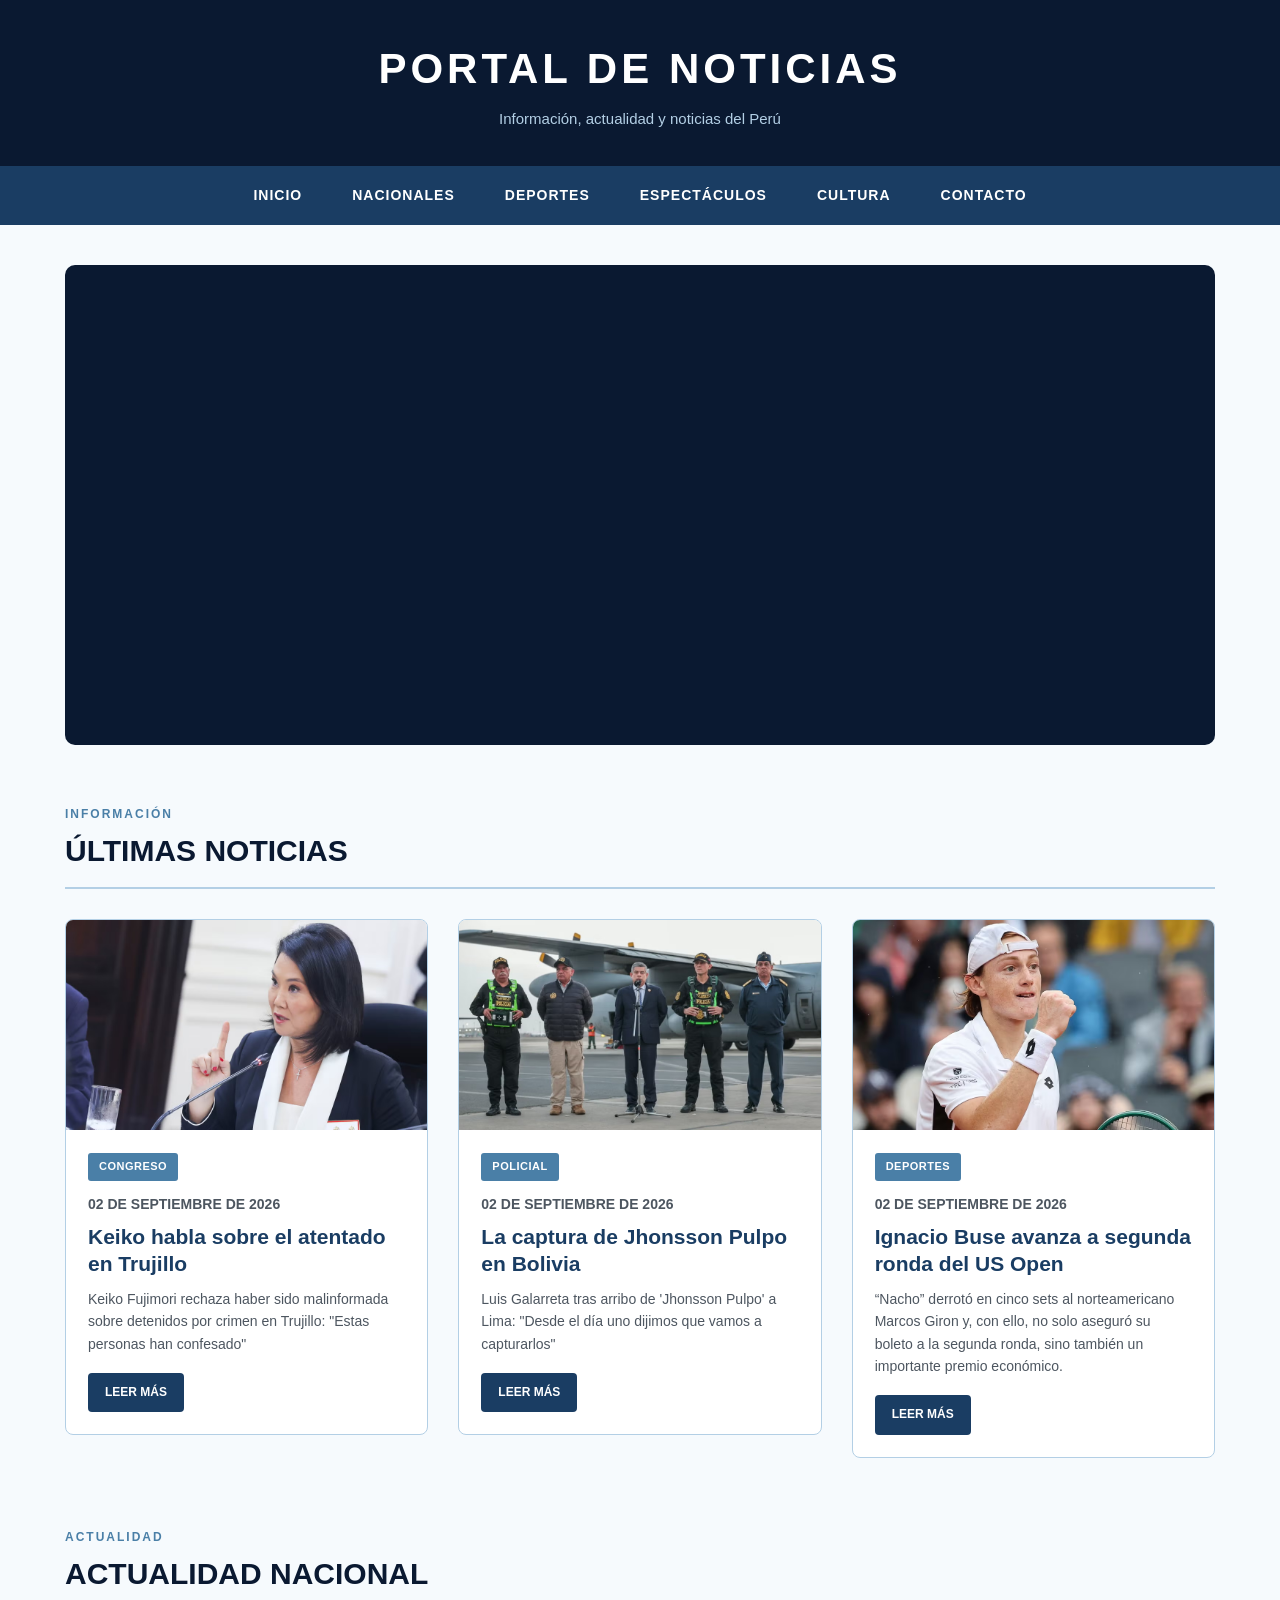
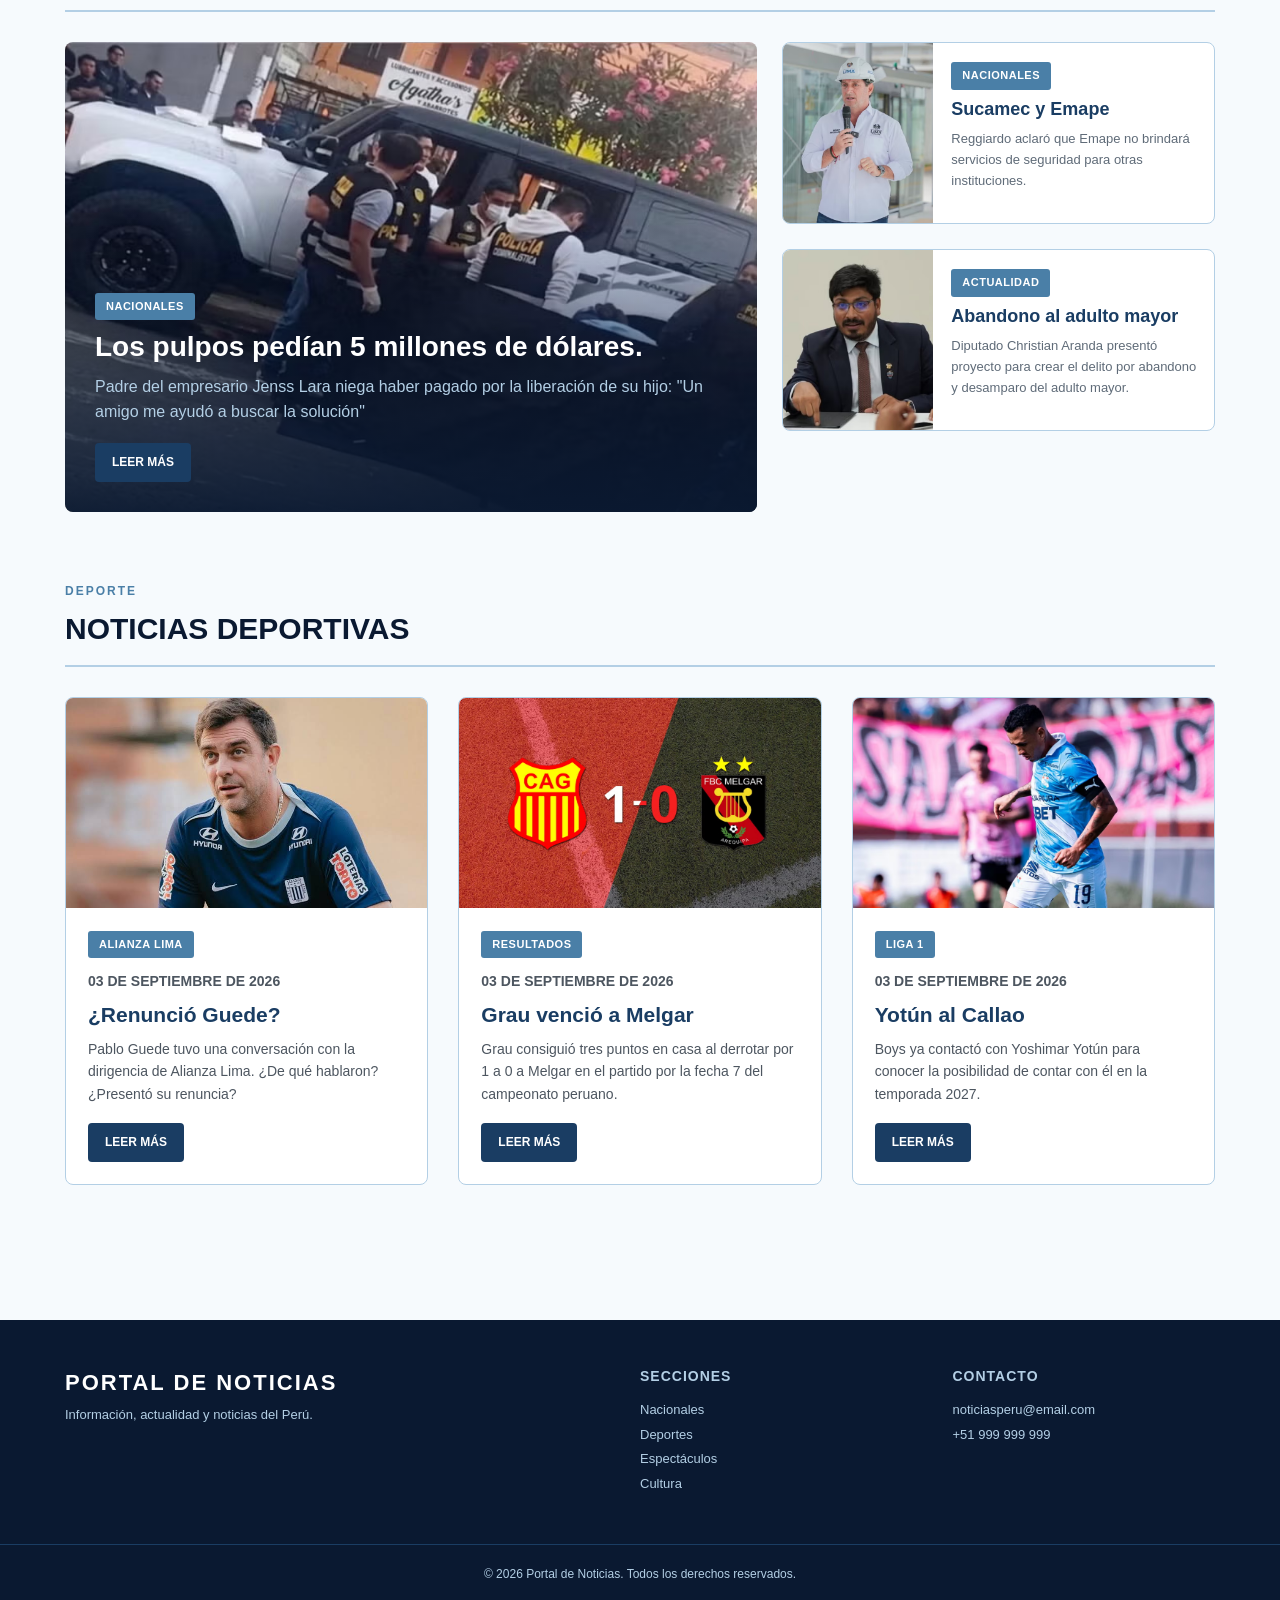
<file: index.html>
<!DOCTYPE html>
<html lang="es">

<head>

    <meta charset="UTF-8">

    <meta name="viewport" content="width=device-width, initial-scale=1.0">

    <title>Portal de Noticias</title>

    <!-- CONECTAR CSS -->
    <link rel="stylesheet" href="ESTILOS/estilos.css">

</head>


<body>


    <!-- ==================================================
         CABECERA
         ================================================== -->

    <header>

        <div class="cabecera">

            <h1>PORTAL DE NOTICIAS</h1>

            <p>Información, actualidad y noticias del Perú</p>

        </div>


        <!-- ==================================================
             MENÚ
             ================================================== -->

        <nav>

            <a href="index.html"
               onclick="cargarPagina('index.html'); return false;">
                INICIO
            </a>

            <a href="nacionales.html"
               onclick="cargarPagina('nacionales.html'); return false;">
                NACIONALES
            </a>

            <a href="deportes.html"
               onclick="cargarPagina('deportes.html'); return false;">
                DEPORTES
            </a>

            <a href="espectaculos.html"
               onclick="cargarPagina('espectaculos.html'); return false;">
                ESPECTÁCULOS
            </a>

            <a href="cultura.html"
               onclick="cargarPagina('cultura.html'); return false;">
                CULTURA
            </a>

            <a href="contacto.html"
               onclick="cargarPagina('contacto.html'); return false;">
                CONTACTO
            </a>

        </nav>

    </header>



    <!-- ==================================================
         CONTENIDO
         ================================================== -->

    <main>

        <div id="contenido">


            <!-- ==================================================
                 SLIDER
                 ================================================== -->

            <section class="slider">


                <!-- SLIDE 1 -->

                <div class="slide">

                    <img
                        src="IMAGENES_INICIO/noticia_peru1.avif"
                        alt="Noticias Perú"
                    >

                    <div class="slide-contenido">

                        <span class="etiqueta">
                            NOTICIAS PERÚ
                        </span>

                        <h2>
                            Las principales noticias del Perú
                        </h2>

                        <p>
                            Conoce las noticias más importantes
                            y los acontecimientos que marcan
                            la actualidad nacional.
                        </p>

                    </div>

                </div>



                <!-- SLIDE 2 -->

                <div class="slide">

                    <img
                        src="IMAGENES_INICIO/noticia_actualidad2.avif"
                        alt="Actualidad Nacional"
                    >

                    <div class="slide-contenido">

                        <span class="etiqueta">
                            ACTUALIDAD NACIONAL
                        </span>

                        <h2>
                            La actualidad que marca la jornada
                        </h2>

                        <p>
                            Información sobre los acontecimientos
                            más importantes que ocurren en el país.
                        </p>

                    </div>

                </div>



                <!-- SLIDE 3 -->

                <div class="slide">

                    <img
                        src="IMAGENES_INICIO/noticia_deportiva3.avif"
                        alt="Noticias Deportivas"
                    >

                    <div class="slide-contenido">

                        <span class="etiqueta">
                            DEPORTES
                        </span>

                        <h2>
                            Toda la actualidad deportiva
                        </h2>

                        <p>
                            Resultados, noticias y novedades
                            del deporte nacional e internacional.
                        </p>

                    </div>

                </div>


            </section>



            <!-- ==================================================
                 ÚLTIMAS NOTICIAS
                 ================================================== -->

            <section class="seccion">

                <div class="titulo-seccion">

                    <span>INFORMACIÓN</span>

                    <h2>ÚLTIMAS NOTICIAS</h2>

                </div>



                <div class="lista-noticias">


                    <!-- NOTICIA 1 -->

                    <article class="tarjeta-noticia">

                        <img
                            src="IMAGENES_INICIO/noticia_peru1.avif"
                            alt="Noticias Perú"
                        >

                        <div class="contenido-tarjeta">

                            <span class="etiqueta">
                                CONGRESO
                            </span>

                            <p class="fecha">
                                02 DE SEPTIEMBRE DE 2026
                            </p>

                            <h3>
                                Keiko habla sobre el
                                atentado en Trujillo
                            </h3>

                            <p>
                                Keiko Fujimori rechaza haber sido malinformada 
                                sobre detenidos por crimen en Trujillo: 
                                "Estas personas han confesado"
                            </p>

                            <a href="#" class="boton" onclick="cargarPagina('nacionales.html'); return false;">
    LEER MÁS
</a>


                        </div>

                    </article>



                    <!-- NOTICIA 2 -->

                    <article class="tarjeta-noticia">

                        <img
                            src="IMAGENES_INICIO/noticia_actualidad2.avif"
                            alt="Actualidad Nacional"
                        >

                        <div class="contenido-tarjeta">

                            <span class="etiqueta">
                                POLICIAL
                            </span>

                            <p class="fecha">
                                02 DE SEPTIEMBRE DE 2026
                            </p>

                            <h3>
                                La captura de Jhonsson Pulpo 
                                en Bolivia
                            </h3>

                            <p>
                                Luis Galarreta tras arribo de 'Jhonsson Pulpo' 
                                a Lima: "Desde el día uno dijimos 
                                que vamos a capturarlos"
                            </p>

                            <a href="#" class="boton" onclick="cargarPagina('nacionales.html'); return false;">
    LEER MÁS
</a>


                        </div>

                    </article>



                    <!-- NOTICIA 3 -->

                    <article class="tarjeta-noticia">

                        <img
                            src="IMAGENES_INICIO/noticia_deportiva3.avif"
                            alt="Noticias Deportivas"
                        >

                        <div class="contenido-tarjeta">

                            <span class="etiqueta">
                                DEPORTES
                            </span>

                            <p class="fecha">
                                02 DE SEPTIEMBRE DE 2026
                            </p>

                            <h3>
                                Ignacio Buse avanza a segunda 
                                ronda del US Open
                            </h3>

                            <p>
                                “Nacho” derrotó en cinco sets al norteamericano 
                                Marcos Giron y, con ello, no solo aseguró 
                                su boleto a la segunda ronda, sino 
                                también un importante premio económico.
                            </p>

                            <a href="#" class="boton" onclick="cargarPagina('nacionales.html'); return false;">
    LEER MÁS
</a>


                        </div>

                    </article>


                </div>

            </section>



            <!-- ==================================================
                 ACTUALIDAD NACIONAL
                 ================================================== -->

            <section class="seccion">

                <div class="titulo-seccion">

                    <span>ACTUALIDAD</span>

                    <h2>ACTUALIDAD NACIONAL</h2>

                </div>



                <div class="actualidad">


                    <!-- NOTICIA PRINCIPAL -->

                    <article class="noticia-grande">

                        <img
                            src="IMAGENES_INICIO/actualidad nacional0.avif"
                            alt="Actualidad Nacional"
                        >

                        <div class="noticia-grande-texto">

                            <span class="etiqueta">
                                NACIONALES
                            </span>

                            <h3>
                                Los pulpos pedían
                                5 millones de dólares.
                            </h3>

                            <p>
                                Padre del empresario Jenss Lara niega haber 
                                pagado por la liberación de su hijo: 
                                "Un amigo me ayudó a buscar la solución"
                            </p>

                            <a href="#" class="boton" onclick="cargarPagina('nacionales.html'); return false;">
    LEER MÁS
</a>

                        </div>

                    </article>



                    <!-- NOTICIAS PEQUEÑAS -->

                    <div class="noticias-laterales">


                        <article class="noticia-horizontal">

                            <img
                                src="IMAGENES_INICIO/actualidad_nacional1.avif"
                                alt="Noticias del Perú"
                            >

                            <div>

                                <span class="etiqueta">
                                    NACIONALES
                                </span>

                                <h3>
                                    Sucamec 
                                    y Emape
                                </h3>

                                <p>
                                    Reggiardo aclaró que Emape no brindará 
                                    servicios de seguridad para 
                                    otras instituciones.
                                </p>

                            </div>

                        </article>



                        <article class="noticia-horizontal">

                            <img
                                src="IMAGENES_INICIO/actualidad_nacional2.avif"
                                alt="Información Nacional"
                            >

                            <div>

                                <span class="etiqueta">
                                    ACTUALIDAD
                                </span>

                                <h3>
                                    Abandono al adulto mayor
                                </h3>

                                <p>
                                    Diputado Christian Aranda presentó proyecto 
                                    para crear el delito por abandono y desamparo del adulto mayor.
                                </p>

                            </div>

                        </article>


                    </div>


                </div>

            </section>



            <!-- ==================================================
                 NOTICIAS DEPORTIVAS
                 ================================================== -->

            <section class="seccion">

                <div class="titulo-seccion">

                    <span>DEPORTE</span>

                    <h2>NOTICIAS DEPORTIVAS</h2>

                </div>



                <div class="lista-noticias">


                    <article class="tarjeta-noticia">

                        <img
                            src="IMAGENES_INICIO/deportiva1.jpeg"
                            alt="Noticias Deportivas"
                        >

                        <div class="contenido-tarjeta">

                            <span class="etiqueta">
                                ALIANZA LIMA
                            </span>

                            <p class="fecha">
                                03 DE SEPTIEMBRE DE 2026
                            </p>

                            <h3>
                                ¿Renunció Guede?
                            </h3>

                            <p>
                                Pablo Guede tuvo una conversación con 
                                la dirigencia de Alianza Lima. 
                                ¿De qué hablaron? ¿Presentó su renuncia?
                            </p>

                            <a href="#" class="boton" onclick="cargarPagina('deportes.html'); return false;">
    LEER MÁS
</a>

                        </div>

                    </article>



                    <article class="tarjeta-noticia">

                        <img
                            src="IMAGENES_INICIO/deportiva2.avif"
                            alt="Fútbol"
                        >

                        <div class="contenido-tarjeta">

                            <span class="etiqueta">
                                RESULTADOS
                            </span>

                            <p class="fecha">
                                03 DE SEPTIEMBRE DE 2026
                            </p>

                            <h3>
                                Grau venció a Melgar
                            </h3>

                            <p>
                                Grau consiguió tres puntos en casa al derrotar 
                                por 1 a 0 a Melgar en el partido por la fecha 7 
                                del campeonato peruano.
                            </p>

                            <a href="#" class="boton" onclick="cargarPagina('deportes.html'); return false;">
    LEER MÁS
</a>

                        </div>

                    </article>



                    <article class="tarjeta-noticia">

                        <img
                            src="IMAGENES_INICIO/deportiva3.avif"
                            alt="Deporte Internacional"
                        >

                        <div class="contenido-tarjeta">

                            <span class="etiqueta">
                                LIGA 1
                            </span>

                            <p class="fecha">
                                03 DE SEPTIEMBRE DE 2026
                            </p>

                            <h3>
                                Yotún al Callao
                            </h3>

                            <p>
                                Boys ya contactó con Yoshimar 
                                Yotún para conocer la posibilidad de contar 
                                con él en la temporada 2027.
                            </p>

                            <a href="#" class="boton" onclick="cargarPagina('deportes.html'); return false;">
    LEER MÁS
</a>

                        </div>

                    </article>


                </div>

            </section>


        </div>

    </main>



    <!-- ==================================================
         FOOTER
         ================================================== -->

    <footer>

        <div class="footer-contenido">

            <div>

                <h2>PORTAL DE NOTICIAS</h2>

                <p>
                    Información, actualidad y noticias
                    del Perú.
                </p>

            </div>


            <div>

                <h3>SECCIONES</h3>

                <p>Nacionales</p>

                <p>Deportes</p>

                <p>Espectáculos</p>

                <p>Cultura</p>

            </div>


            <div>

                <h3>CONTACTO</h3>

                <p>
                    noticiasperu@email.com
                </p>

                <p>
                    +51 999 999 999
                </p>

            </div>

        </div>


        <div class="footer-final">

            <p>
                © 2026 Portal de Noticias.
                Todos los derechos reservados.
            </p>

        </div>

    </footer>



    <!-- ==================================================
         JAVASCRIPT PARA LA NAVEGACIÓN
         ================================================== -->

    <script>

        function cargarPagina(pagina) {

            fetch(pagina)

                .then(respuesta => respuesta.text())

                .then(datos => {

                    const documento =
                        new DOMParser().parseFromString(
                            datos,
                            "text/html"
                        );

                    const nuevoContenido =
                        documento.querySelector("#contenido");

                    if (nuevoContenido) {

                        document.getElementById("contenido").innerHTML =
                            nuevoContenido.innerHTML;

                        window.scrollTo({
                            top: 0,
                            behavior: "smooth"
                        });

                    }

                })

                .catch(error => {

                    document.getElementById("contenido").innerHTML = `

                        <section class="error">

                            <h2>ERROR</h2>

                            <p>
                                No se pudo cargar esta sección.
                            </p>

                        </section>

                    `;

                });

        }

    </script>


</body>

</html>
</file>
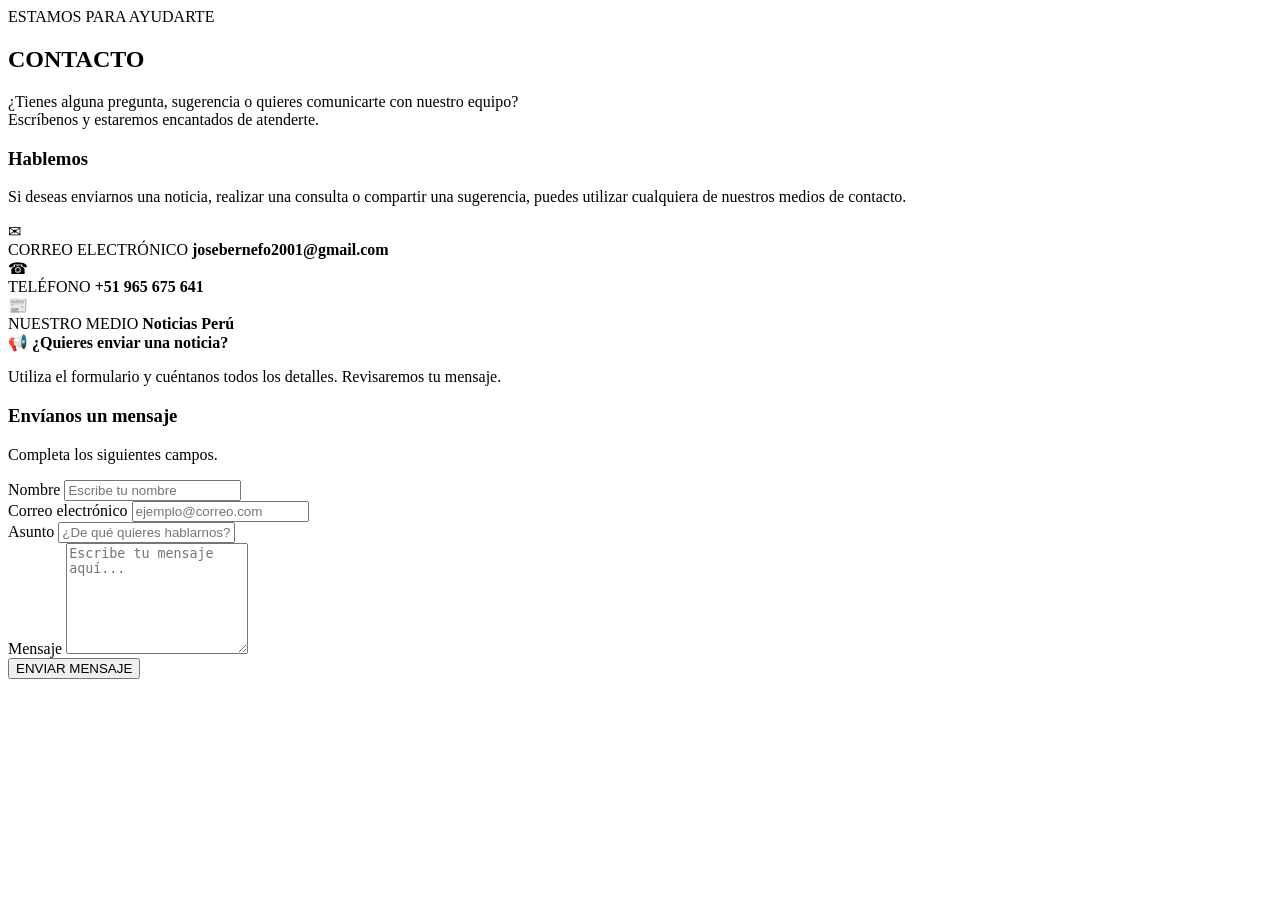
<file: contacto.html>
<!DOCTYPE html>
<html lang="es">

<head>
    <meta charset="UTF-8">

    <title>Contacto - Noticias Perú</title>
</head>

<body>

<div id="contenido">

    <section class="contacto-seccion">

        <!-- ENCABEZADO -->

        <div class="titulo-seccion">

            <span>ESTAMOS PARA AYUDARTE</span>

            <h2>CONTACTO</h2>

        </div>


        <p class="contacto-intro">
            ¿Tienes alguna pregunta, sugerencia o quieres
            comunicarte con nuestro equipo?
            <br>
            Escríbenos y estaremos encantados de atenderte.
        </p>


        <div class="contacto-contenedor">


            <!-- INFORMACIÓN -->

            <div class="contacto-info">

                <h3>
                    Hablemos
                </h3>

                <p>
                    Si deseas enviarnos una noticia,
                    realizar una consulta o compartir
                    una sugerencia, puedes utilizar
                    cualquiera de nuestros medios de contacto.
                </p>


                <div class="dato-contacto">

                    <div class="icono-contacto">
                        ✉
                    </div>

                    <div>
                        <span>
                            CORREO ELECTRÓNICO
                        </span>

                        <strong>
                            josebernefo2001@gmail.com
                        </strong>
                    </div>

                </div>


                <div class="dato-contacto">

                    <div class="icono-contacto">
                        ☎
                    </div>

                    <div>
                        <span>
                            TELÉFONO
                        </span>

                        <strong>
                            +51 965 675 641
                        </strong>
                    </div>

                </div>


                <div class="dato-contacto">

                    <div class="icono-contacto">
                        📰
                    </div>

                    <div>
                        <span>
                            NUESTRO MEDIO
                        </span>

                        <strong>
                            Noticias Perú
                        </strong>
                    </div>

                </div>


                <div class="contacto-mensaje">

                    <strong>
                        📢 ¿Quieres enviar una noticia?
                    </strong>

                    <p>
                        Utiliza el formulario y cuéntanos
                        todos los detalles. Revisaremos
                        tu mensaje.
                    </p>

                </div>

            </div>


            <!-- FORMULARIO -->

            <div class="contacto-formulario">

                <h3>
                    Envíanos un mensaje
                </h3>

                <p class="formulario-descripcion">
                    Completa los siguientes campos.
                </p>


                <form>


                    <div class="campo">

                        <label for="nombre">
                            Nombre
                        </label>

                        <input
                            type="text"
                            id="nombre"
                            name="nombre"
                            placeholder="Escribe tu nombre"
                            required
                        >

                    </div>


                    <div class="campo">

                        <label for="correo">
                            Correo electrónico
                        </label>

                        <input
                            type="email"
                            id="correo"
                            name="correo"
                            placeholder="ejemplo@correo.com"
                            required
                        >

                    </div>


                    <div class="campo">

                        <label for="asunto">
                            Asunto
                        </label>

                        <input
                            type="text"
                            id="asunto"
                            name="asunto"
                            placeholder="¿De qué quieres hablarnos?"
                            required
                        >

                    </div>


                    <div class="campo">

                        <label for="mensaje">
                            Mensaje
                        </label>

                        <textarea
                            id="mensaje"
                            name="mensaje"
                            rows="7"
                            placeholder="Escribe tu mensaje aquí..."
                            required
                        ></textarea>

                    </div>


                    <button
                        type="submit"
                        class="boton boton-contacto"
                    >
                        ENVIAR MENSAJE
                    </button>


                </form>

            </div>


        </div>

    </section>

</div>

</body>

</html>
</file>
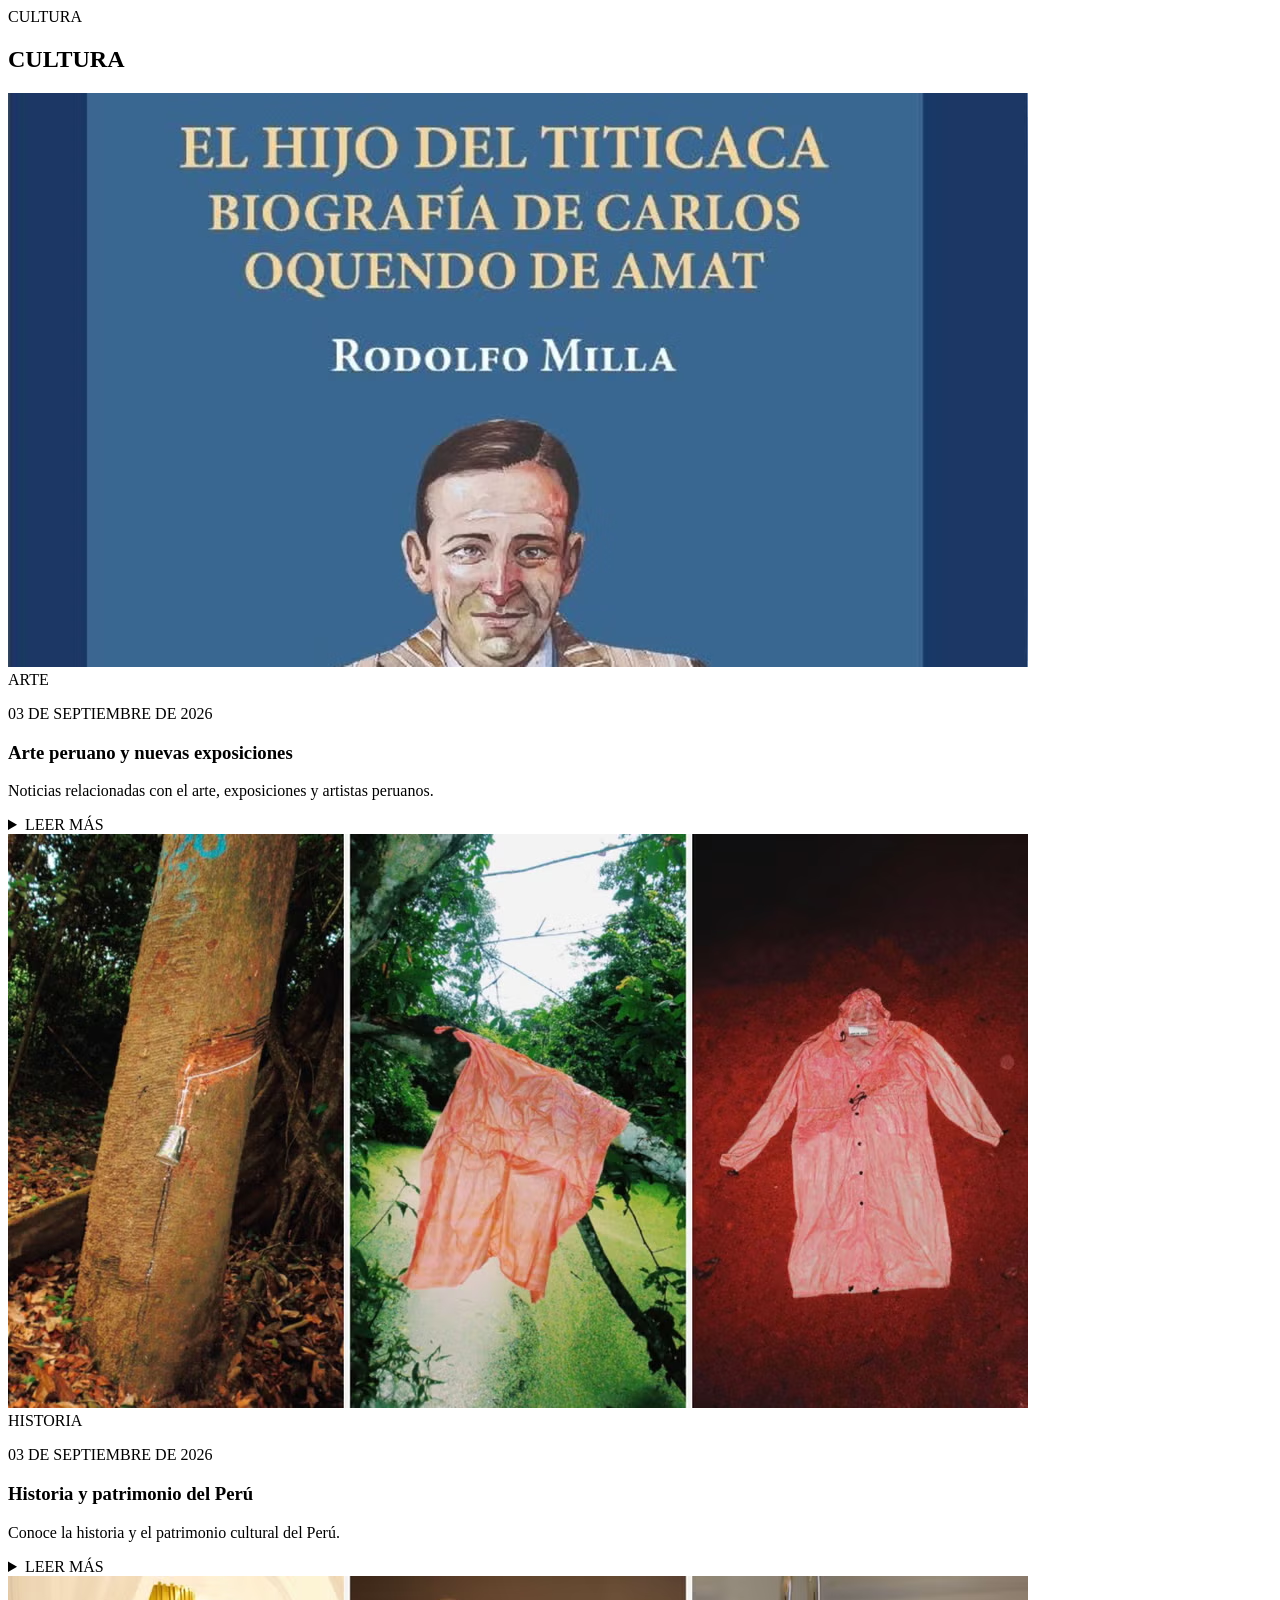
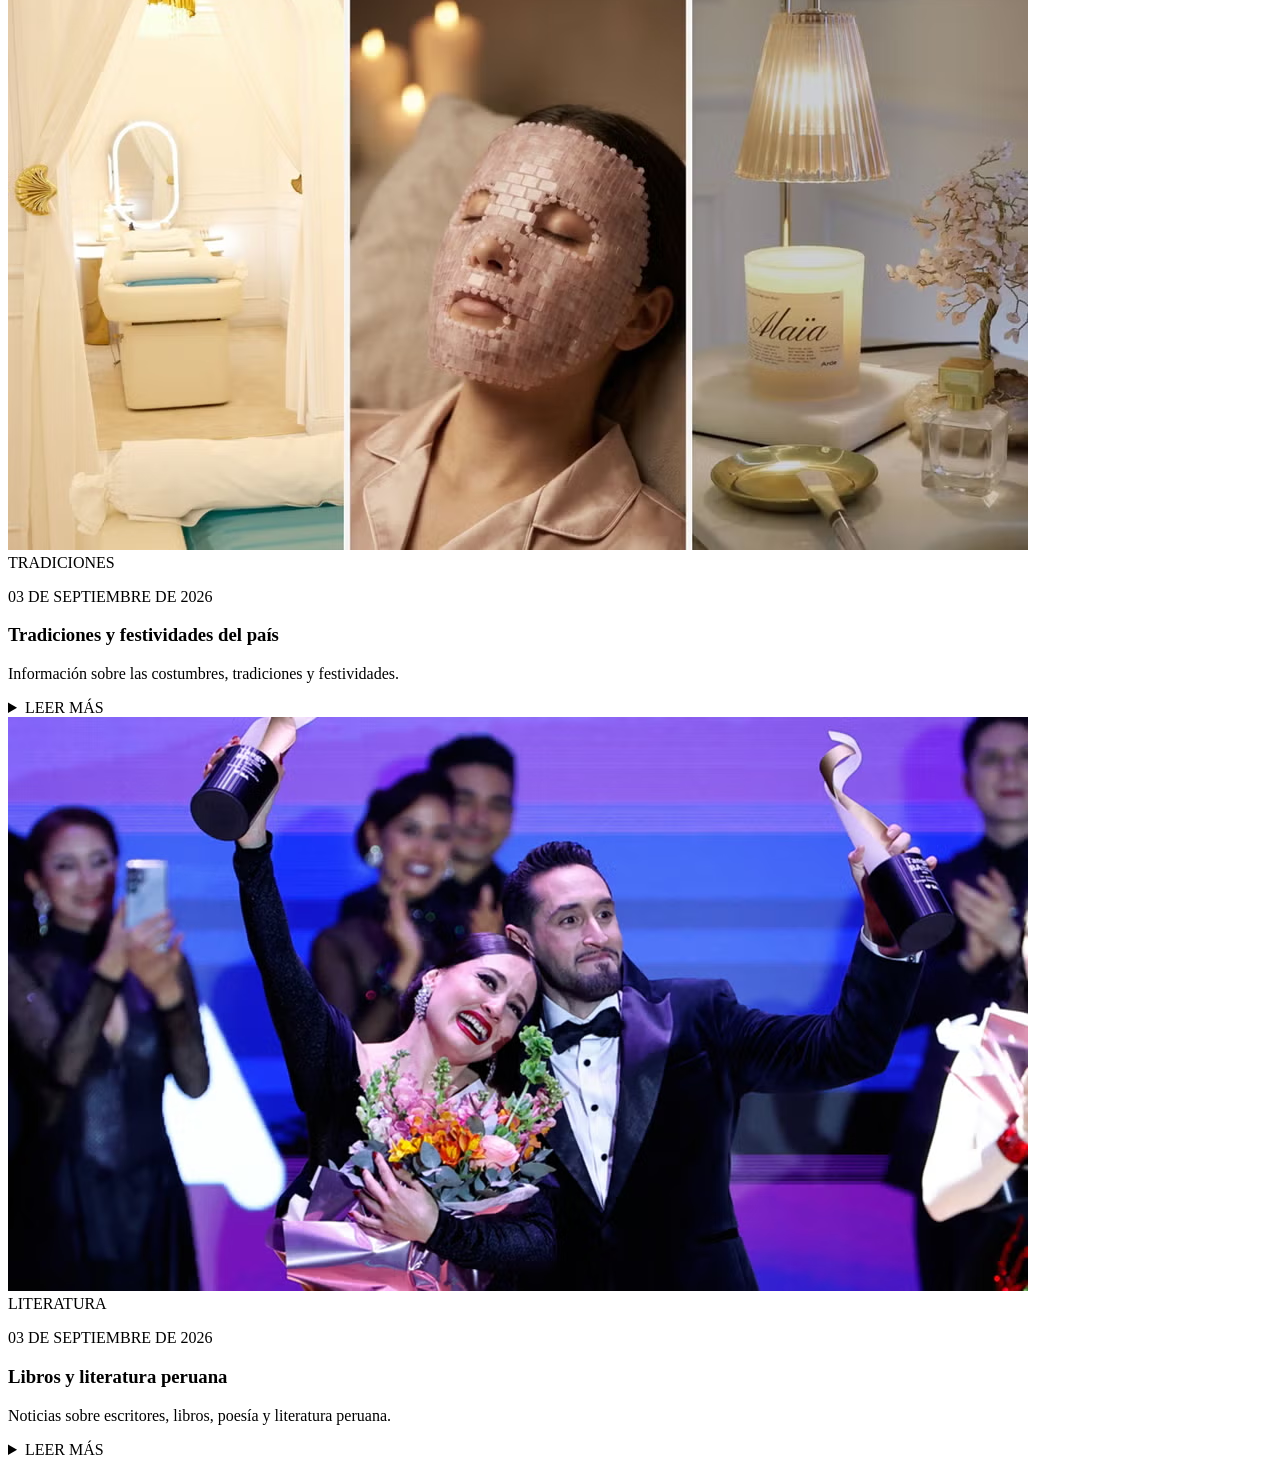
<file: cultura.html>
<!DOCTYPE html>
<html lang="es">

<head>
    <meta charset="UTF-8">
    <title>Cultura - Noticias Perú</title>
</head>

<body>

<div id="contenido">

<section class="seccion pagina-noticias">

    <div class="titulo-seccion">

        <span>CULTURA</span>

        <h2>CULTURA</h2>

    </div>


    <div class="lista-noticias">


        <article class="tarjeta-noticia">

            <img
                src="IMAGENES_CULTURA/cultura1.avif"
                alt="Arte peruano"
            >

            <div class="contenido-tarjeta">

                <span class="etiqueta">
                    ARTE
                </span>

                <p class="fecha">
                    03 DE SEPTIEMBRE DE 2026
                </p>

                <h3>
                    Arte peruano y nuevas exposiciones
                </h3>

                <p>
                    Noticias relacionadas con el arte,
                    exposiciones y artistas peruanos.
                </p>

                <details class="noticia-completa">

                    <summary>
                        LEER MÁS
                    </summary>

                    <div class="texto-completo">

                        <h4>
                            Arte peruano y nuevas exposiciones
                        </h4>

                        <p>
                            El arte peruano reúne expresiones de
                            diferentes regiones y generaciones.
                        </p>

                        <p>
                            Las exposiciones permiten que el público
                            conozca el trabajo de artistas y diferentes
                            propuestas culturales.
                        </p>

                        <p>
                            En esta sección puedes informar sobre
                            exposiciones, galerías y actividades
                            relacionadas con el arte.
                        </p>

                        <span class="fuente-noticia">
                            Fuente: Portal de Noticias Perú
                        </span>

                    </div>

                </details>

            </div>

        </article>


        <article class="tarjeta-noticia">

            <img
                src="IMAGENES_CULTURA/cultura2.avif"
                alt="Historia del Perú"
            >

            <div class="contenido-tarjeta">

                <span class="etiqueta">
                    HISTORIA
                </span>

                <p class="fecha">
                    03 DE SEPTIEMBRE DE 2026
                </p>

                <h3>
                    Historia y patrimonio del Perú
                </h3>

                <p>
                    Conoce la historia y el patrimonio
                    cultural del Perú.
                </p>

                <details class="noticia-completa">

                    <summary>
                        LEER MÁS
                    </summary>

                    <div class="texto-completo">

                        <h4>
                            Historia y patrimonio del Perú
                        </h4>

                        <p>
                            El Perú posee un importante patrimonio
                            histórico y cultural construido a través
                            de diferentes épocas.
                        </p>

                        <p>
                            Conocer nuestra historia permite comprender
                            mejor la diversidad cultural del país.
                        </p>

                        <p>
                            Esta sección presenta información histórica
                            y cultural para todos los lectores.
                        </p>

                        <span class="fuente-noticia">
                            Fuente: Portal de Noticias Perú
                        </span>

                    </div>

                </details>

            </div>

        </article>


        <article class="tarjeta-noticia">

            <img
                src="IMAGENES_CULTURA/cultura3.avif"
                alt="Tradiciones del Perú"
            >

            <div class="contenido-tarjeta">

                <span class="etiqueta">
                    TRADICIONES
                </span>

                <p class="fecha">
                    03 DE SEPTIEMBRE DE 2026
                </p>

                <h3>
                    Tradiciones y festividades del país
                </h3>

                <p>
                    Información sobre las costumbres,
                    tradiciones y festividades.
                </p>

                <details class="noticia-completa">

                    <summary>
                        LEER MÁS
                    </summary>

                    <div class="texto-completo">

                        <h4>
                            Tradiciones y festividades del país
                        </h4>

                        <p>
                            Las tradiciones peruanas representan
                            la diversidad cultural de las diferentes
                            regiones del país.
                        </p>

                        <p>
                            Las festividades reúnen música, gastronomía,
                            arte y costumbres que han pasado de generación
                            en generación.
                        </p>

                        <span class="fuente-noticia">
                            Fuente: Portal de Noticias Perú
                        </span>

                    </div>

                </details>

            </div>

        </article>


        <article class="tarjeta-noticia">

            <img
                src="IMAGENES_CULTURA/cultura4.avif"
                alt="Literatura peruana"
            >

            <div class="contenido-tarjeta">

                <span class="etiqueta">
                    LITERATURA
                </span>

                <p class="fecha">
                    03 DE SEPTIEMBRE DE 2026
                </p>

                <h3>
                    Libros y literatura peruana
                </h3>

                <p>
                    Noticias sobre escritores, libros,
                    poesía y literatura peruana.
                </p>

                <details class="noticia-completa">

                    <summary>
                        LEER MÁS
                    </summary>

                    <div class="texto-completo">

                        <h4>
                            Libros y literatura peruana
                        </h4>

                        <p>
                            La literatura peruana cuenta con escritores
                            y obras que forman parte de la identidad
                            cultural del país.
                        </p>

                        <p>
                            En esta sección puedes publicar novedades
                            editoriales, presentaciones de libros,
                            ferias y actividades literarias.
                        </p>

                        <span class="fuente-noticia">
                            Fuente: Portal de Noticias Perú
                        </span>

                    </div>

                </details>

            </div>

        </article>


    </div>

</section>

</div>

</body>
</html>
</file>
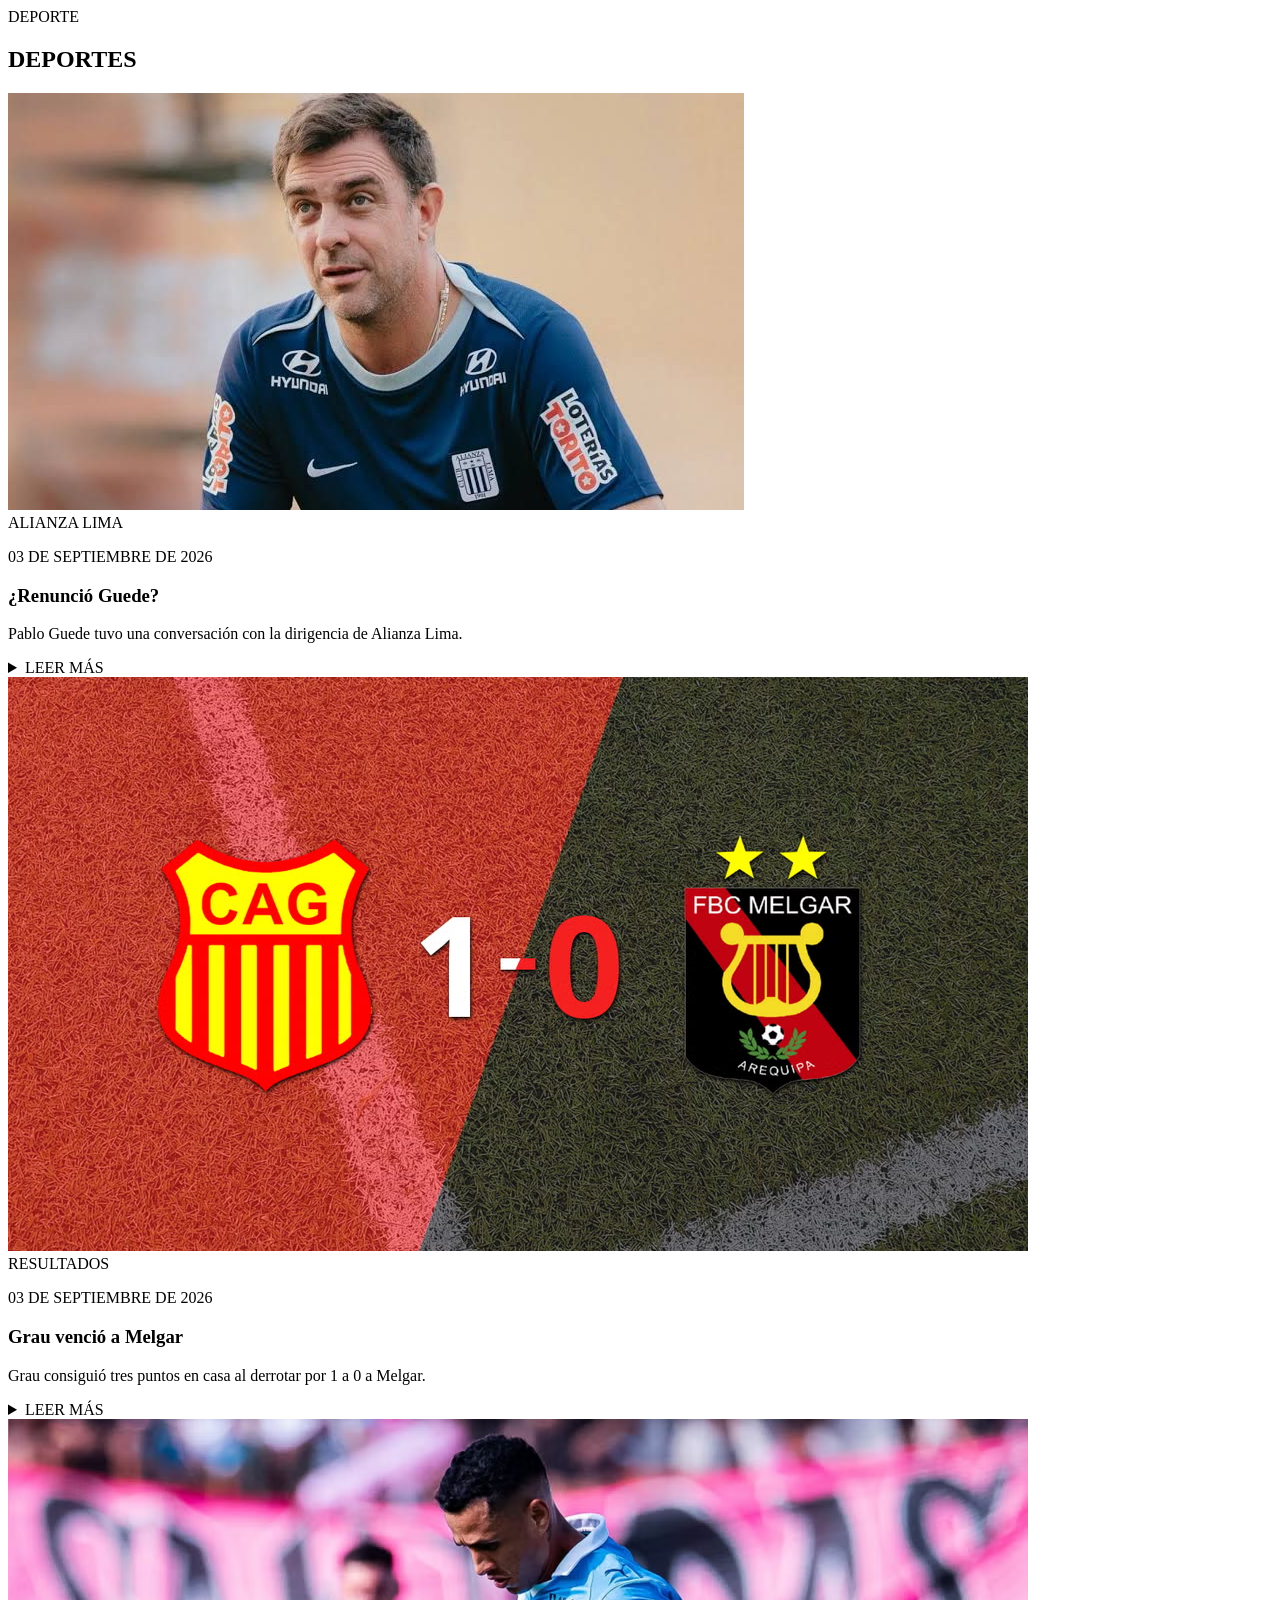
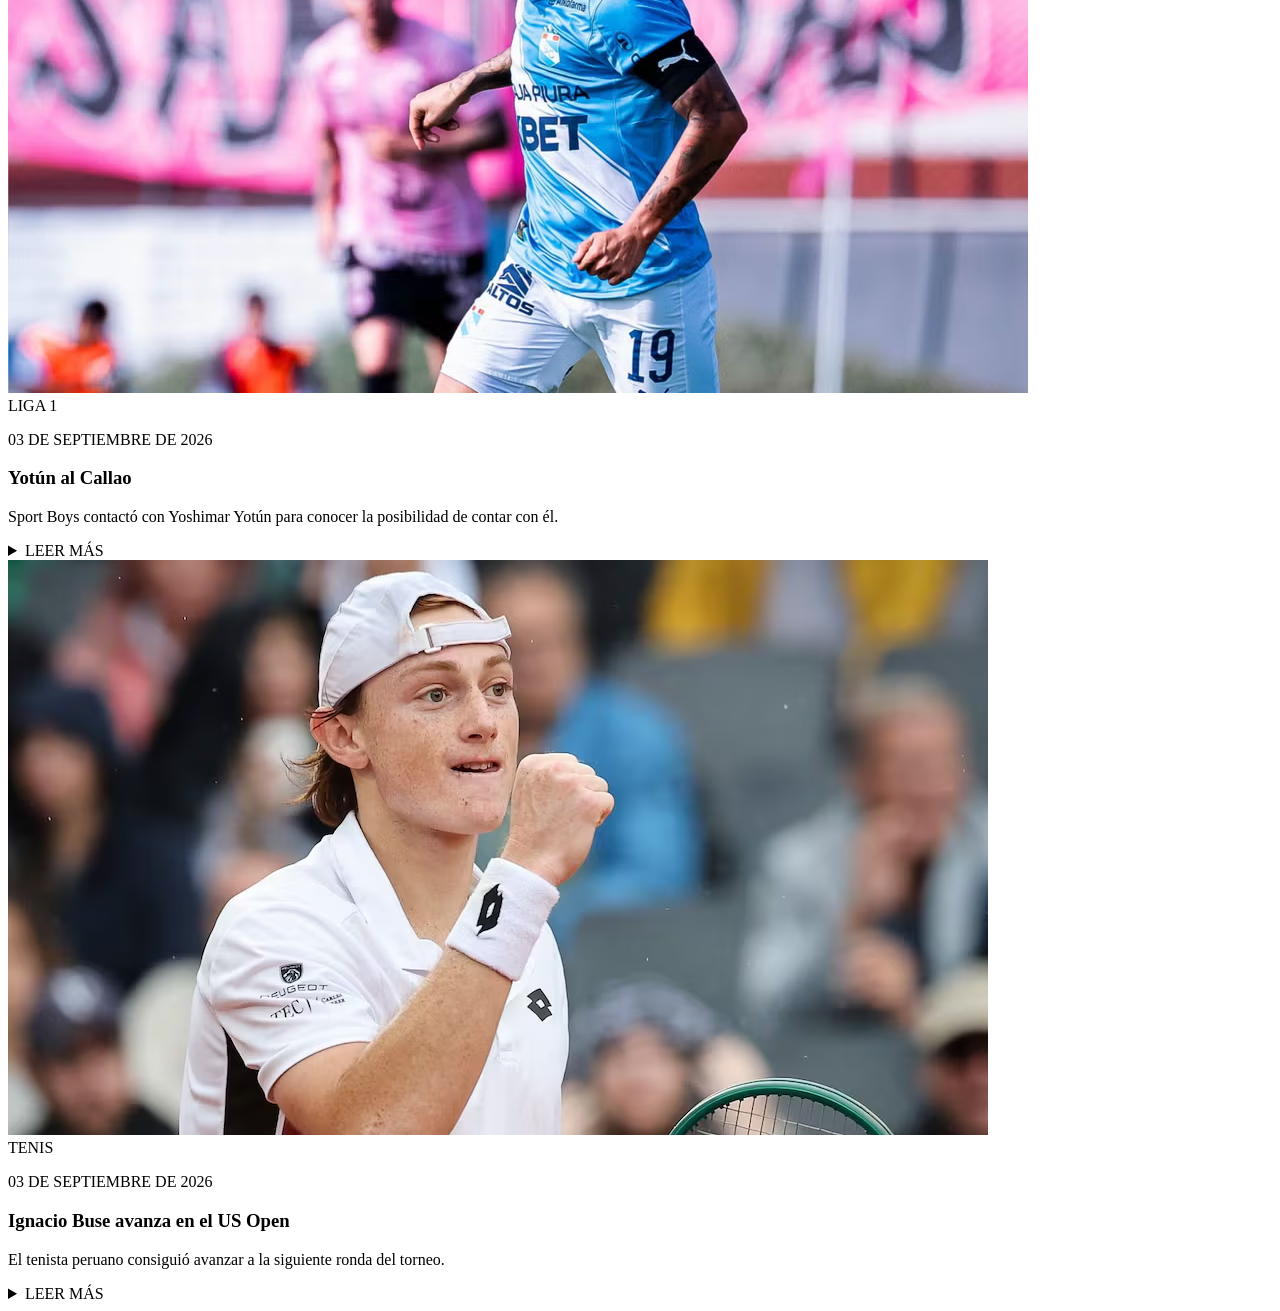
<file: deportes.html>
<!DOCTYPE html>
<html lang="es">

<head>
    <meta charset="UTF-8">
    <title>Deportes - Noticias Perú</title>
</head>

<body>

<div id="contenido">

<section class="seccion pagina-noticias">

    <div class="titulo-seccion">

        <span>DEPORTE</span>

        <h2>DEPORTES</h2>

    </div>


    <div class="lista-noticias">


        <!-- NOTICIA 1 -->

        <article class="tarjeta-noticia">

            <img
                src="IMAGENES_INICIO/deportiva1.jpeg"
                alt="Alianza Lima"
            >

            <div class="contenido-tarjeta">

                <span class="etiqueta">
                    ALIANZA LIMA
                </span>

                <p class="fecha">
                    03 DE SEPTIEMBRE DE 2026
                </p>

                <h3>
                    ¿Renunció Guede?
                </h3>

                <p>
                    Pablo Guede tuvo una conversación con
                    la dirigencia de Alianza Lima.
                </p>

                <details class="noticia-completa">

                    <summary>
                        LEER MÁS
                    </summary>

                    <div class="texto-completo">

                        <h4>
                            ¿Renunció Guede?
                        </h4>

                        <p>
                            Pablo Guede tuvo una conversación con
                            la dirigencia de Alianza Lima, generando
                            expectativa entre los seguidores del club.
                        </p>

                        <p>
                            La situación del entrenador y las decisiones
                            de la institución son parte de los temas que
                            generan interés en la actualidad deportiva.
                        </p>

                        <p>
                            Cualquier información definitiva sobre su
                            continuidad debe ser confirmada por el club
                            o por fuentes periodísticas verificables.
                        </p>

                        <span class="fuente-noticia">
                            Fuente: Portal de Noticias Perú
                        </span>

                    </div>

                </details>

            </div>

        </article>


        <!-- NOTICIA 2 -->

        <article class="tarjeta-noticia">

            <img
                src="IMAGENES_INICIO/deportiva2.avif"
                alt="Grau contra Melgar"
            >

            <div class="contenido-tarjeta">

                <span class="etiqueta">
                    RESULTADOS
                </span>

                <p class="fecha">
                    03 DE SEPTIEMBRE DE 2026
                </p>

                <h3>
                    Grau venció a Melgar
                </h3>

                <p>
                    Grau consiguió tres puntos en casa al
                    derrotar por 1 a 0 a Melgar.
                </p>

                <details class="noticia-completa">

                    <summary>
                        LEER MÁS
                    </summary>

                    <div class="texto-completo">

                        <h4>
                            Grau venció a Melgar
                        </h4>

                        <p>
                            Grau consiguió una victoria por 1 a 0
                            frente a Melgar en un encuentro correspondiente
                            al campeonato peruano.
                        </p>

                        <p>
                            El resultado permitió al equipo sumar tres
                            puntos importantes en su campaña.
                        </p>

                        <p>
                            Para ampliar esta noticia puedes agregar aquí
                            los autores del gol, estadísticas del partido
                            y declaraciones de los protagonistas.
                        </p>

                        <span class="fuente-noticia">
                            Fuente: Portal de Noticias Perú
                        </span>

                    </div>

                </details>

            </div>

        </article>


        <!-- NOTICIA 3 -->

        <article class="tarjeta-noticia">

            <img
                src="IMAGENES_INICIO/deportiva3.avif"
                alt="Yoshimar Yotún"
            >

            <div class="contenido-tarjeta">

                <span class="etiqueta">
                    LIGA 1
                </span>

                <p class="fecha">
                    03 DE SEPTIEMBRE DE 2026
                </p>

                <h3>
                    Yotún al Callao
                </h3>

                <p>
                    Sport Boys contactó con Yoshimar Yotún
                    para conocer la posibilidad de contar con él.
                </p>

                <details class="noticia-completa">

                    <summary>
                        LEER MÁS
                    </summary>

                    <div class="texto-completo">

                        <h4>
                            Yotún al Callao
                        </h4>

                        <p>
                            Sport Boys habría contactado con Yoshimar
                            Yotún para conocer la posibilidad de contar
                            con él en la temporada 2027.
                        </p>

                        <p>
                            El futuro del jugador genera expectativa
                            debido a su experiencia y trayectoria en
                            el fútbol peruano.
                        </p>

                        <p>
                            La información definitiva deberá confirmarse
                            mediante las partes involucradas.
                        </p>

                        <span class="fuente-noticia">
                            Fuente: Portal de Noticias Perú
                        </span>

                    </div>

                </details>

            </div>

        </article>


        <!-- NOTICIA 4 -->

        <article class="tarjeta-noticia">

            <img
                src="IMAGENES_INICIO/noticia_deportiva3.avif"
                alt="Tenis"
            >

            <div class="contenido-tarjeta">

                <span class="etiqueta">
                    TENIS
                </span>

                <p class="fecha">
                    03 DE SEPTIEMBRE DE 2026
                </p>

                <h3>
                    Ignacio Buse avanza en el US Open
                </h3>

                <p>
                    El tenista peruano consiguió avanzar a la
                    siguiente ronda del torneo.
                </p>

                <details class="noticia-completa">

                    <summary>
                        LEER MÁS
                    </summary>

                    <div class="texto-completo">

                        <h4>
                            Ignacio Buse avanza en el US Open
                        </h4>

                        <p>
                            Ignacio Buse consiguió avanzar a la segunda
                            ronda del US Open después de superar su
                            primer encuentro.
                        </p>

                        <p>
                            El resultado representa una importante
                            participación para el tenis peruano.
                        </p>

                        <p>
                            En esta noticia puedes agregar el resultado
                            completo, las estadísticas y los próximos
                            rivales del jugador.
                        </p>

                        <span class="fuente-noticia">
                            Fuente: Portal de Noticias Perú
                        </span>

                    </div>

                </details>

            </div>

        </article>


    </div>

</section>

</div>

</body>
</html>
</file>
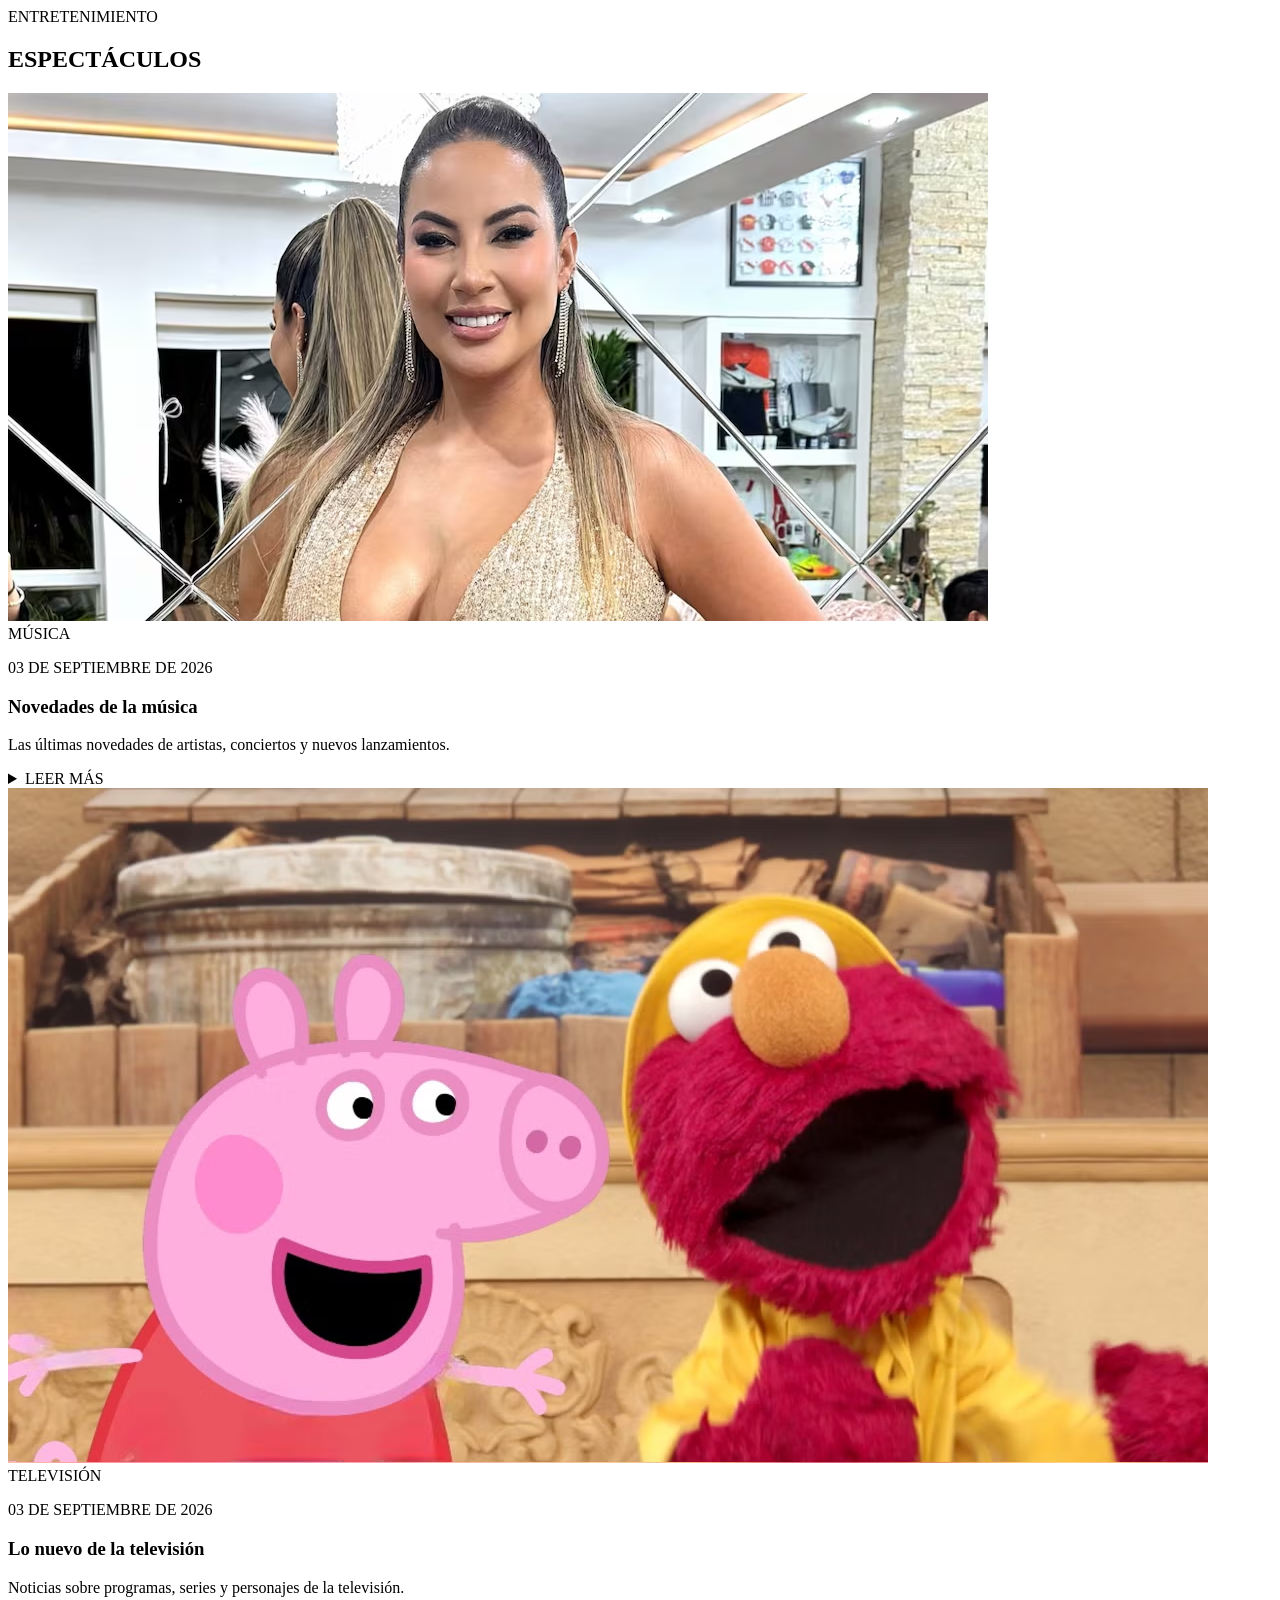
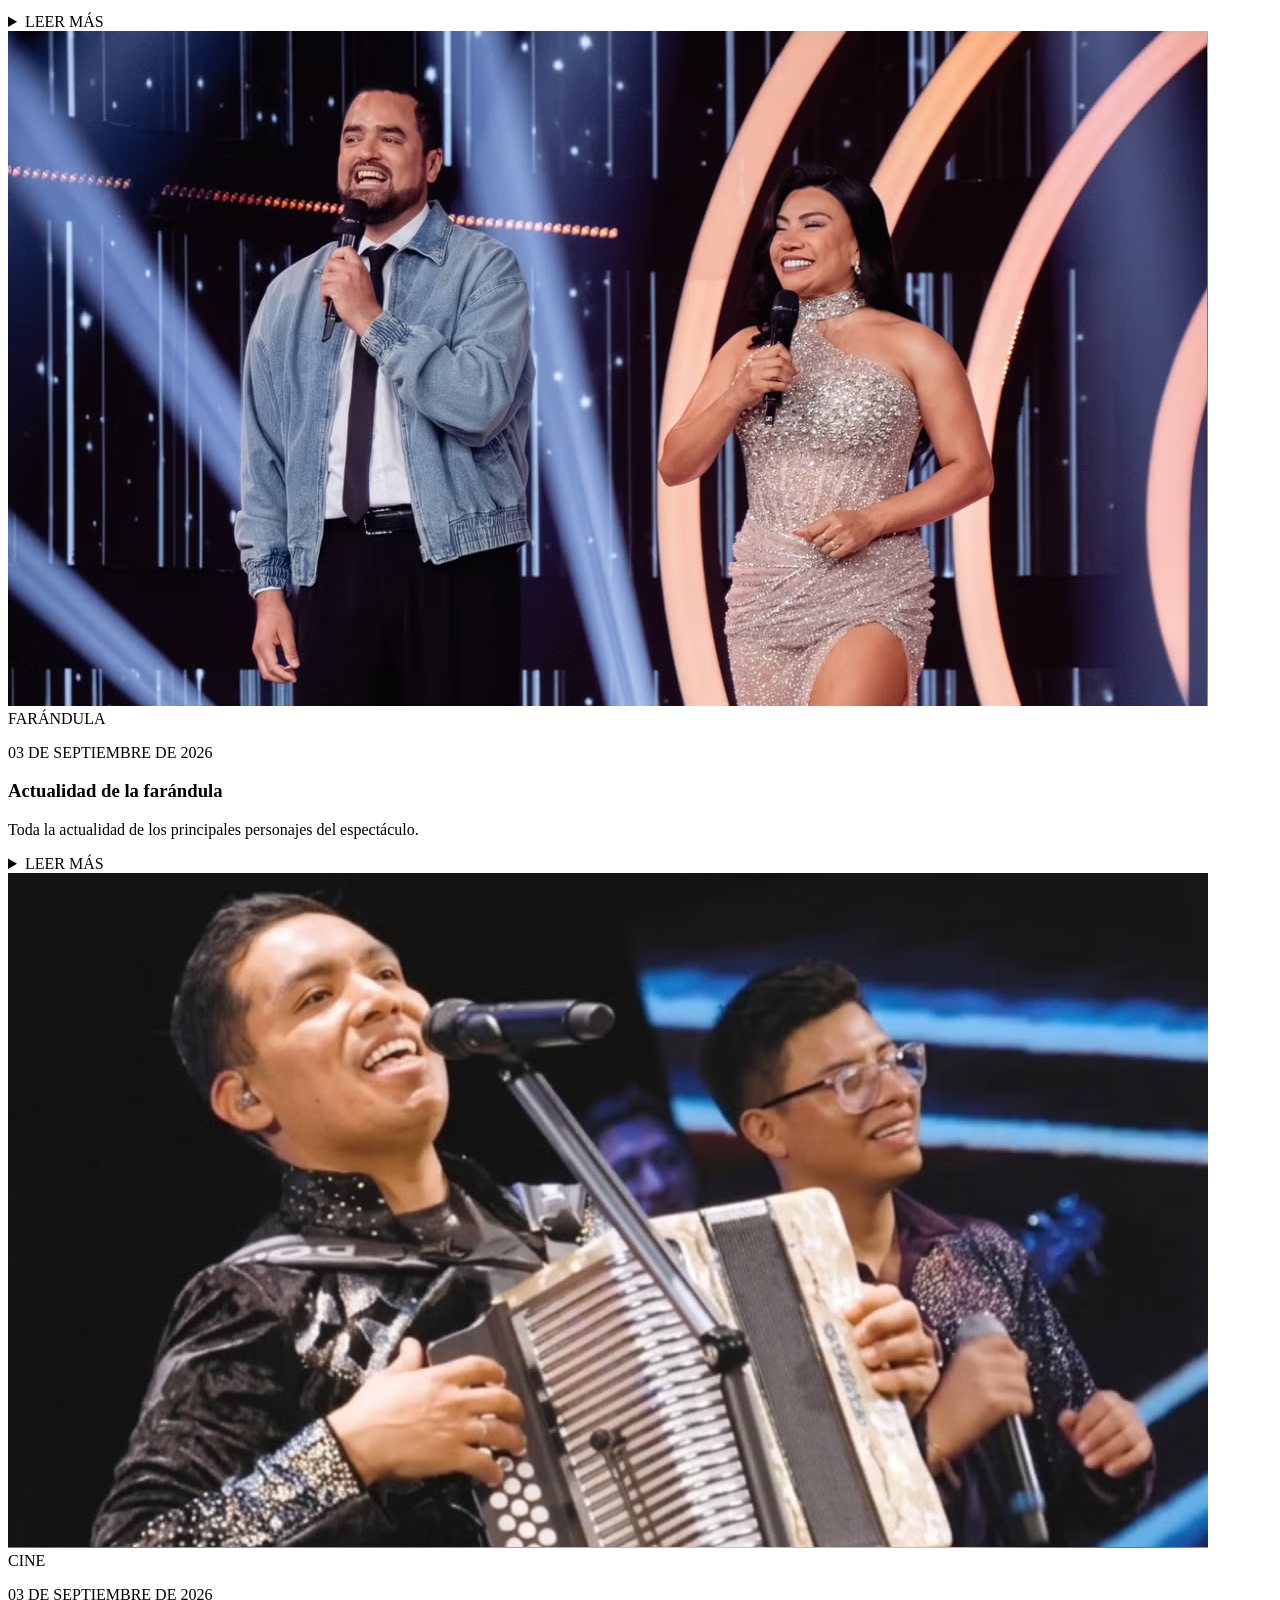
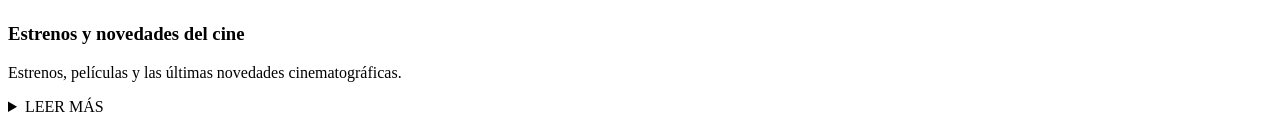
<file: espectaculos.html>
<!DOCTYPE html>
<html lang="es">

<head>
    <meta charset="UTF-8">
    <title>Espectáculos - Noticias Perú</title>
</head>

<body>

<div id="contenido">

<section class="seccion pagina-noticias">

    <div class="titulo-seccion">

        <span>ENTRETENIMIENTO</span>

        <h2>ESPECTÁCULOS</h2>

    </div>


    <div class="lista-noticias">


        <article class="tarjeta-noticia">

            <img
                src="IMAGENES_ESPECTACULOS/especatuclos1.avif"
                alt="Música"
            >

            <div class="contenido-tarjeta">

                <span class="etiqueta">
                    MÚSICA
                </span>

                <p class="fecha">
                    03 DE SEPTIEMBRE DE 2026
                </p>

                <h3>
                    Novedades de la música
                </h3>

                <p>
                    Las últimas novedades de artistas,
                    conciertos y nuevos lanzamientos.
                </p>

                <details class="noticia-completa">

                    <summary>
                        LEER MÁS
                    </summary>

                    <div class="texto-completo">

                        <h4>
                            Novedades de la música
                        </h4>

                        <p>
                            La música continúa generando novedades
                            a través de nuevos lanzamientos, conciertos
                            y presentaciones.
                        </p>

                        <p>
                            En esta sección puedes conocer las noticias
                            más importantes relacionadas con artistas
                            nacionales e internacionales.
                        </p>

                        <p>
                            También puedes añadir información sobre
                            próximos conciertos y eventos musicales.
                        </p>

                        <span class="fuente-noticia">
                            Fuente: Portal de Noticias Perú
                        </span>

                    </div>

                </details>

            </div>

        </article>


        <article class="tarjeta-noticia">

            <img
                src="IMAGENES_ESPECTACULOS/espectaculos2.avif"
                alt="Televisión"
            >

            <div class="contenido-tarjeta">

                <span class="etiqueta">
                    TELEVISIÓN
                </span>

                <p class="fecha">
                    03 DE SEPTIEMBRE DE 2026
                </p>

                <h3>
                    Lo nuevo de la televisión
                </h3>

                <p>
                    Noticias sobre programas, series y
                    personajes de la televisión.
                </p>

                <details class="noticia-completa">

                    <summary>
                        LEER MÁS
                    </summary>

                    <div class="texto-completo">

                        <h4>
                            Lo nuevo de la televisión
                        </h4>

                        <p>
                            La televisión presenta constantemente
                            nuevos programas, series y producciones.
                        </p>

                        <p>
                            Esta sección reúne información sobre
                            estrenos, protagonistas y novedades
                            de la pantalla.
                        </p>

                        <span class="fuente-noticia">
                            Fuente: Portal de Noticias Perú
                        </span>

                    </div>

                </details>

            </div>

        </article>


        <article class="tarjeta-noticia">

            <img
                src="IMAGENES_ESPECTACULOS/espectaculos3.avif"
                alt="Farándula"
            >

            <div class="contenido-tarjeta">

                <span class="etiqueta">
                    FARÁNDULA
                </span>

                <p class="fecha">
                    03 DE SEPTIEMBRE DE 2026
                </p>

                <h3>
                    Actualidad de la farándula
                </h3>

                <p>
                    Toda la actualidad de los principales
                    personajes del espectáculo.
                </p>

                <details class="noticia-completa">

                    <summary>
                        LEER MÁS
                    </summary>

                    <div class="texto-completo">

                        <h4>
                            Actualidad de la farándula
                        </h4>

                        <p>
                            Los personajes del espectáculo protagonizan
                            diariamente diferentes acontecimientos
                            relacionados con sus carreras.
                        </p>

                        <p>
                            Esta sección reúne noticias y novedades
                            del mundo del entretenimiento.
                        </p>

                        <span class="fuente-noticia">
                            Fuente: Portal de Noticias Perú
                        </span>

                    </div>

                </details>

            </div>

        </article>


        <article class="tarjeta-noticia">

            <img
                src="IMAGENES_ESPECTACULOS/espectaculo4.avif"
                alt="Cine"
            >

            <div class="contenido-tarjeta">

                <span class="etiqueta">
                    CINE
                </span>

                <p class="fecha">
                    03 DE SEPTIEMBRE DE 2026
                </p>

                <h3>
                    Estrenos y novedades del cine
                </h3>

                <p>
                    Estrenos, películas y las últimas
                    novedades cinematográficas.
                </p>

                <details class="noticia-completa">

                    <summary>
                        LEER MÁS
                    </summary>

                    <div class="texto-completo">

                        <h4>
                            Estrenos y novedades del cine
                        </h4>

                        <p>
                            El mundo del cine presenta nuevos estrenos
                            y producciones que llegan a las salas y
                            plataformas digitales.
                        </p>

                        <p>
                            Aquí puedes publicar información sobre
                            películas, actores, directores y próximos
                            estrenos.
                        </p>

                        <span class="fuente-noticia">
                            Fuente: Portal de Noticias Perú
                        </span>

                    </div>

                </details>

            </div>

        </article>


    </div>

</section>

</div>

</body>
</html>
</file>
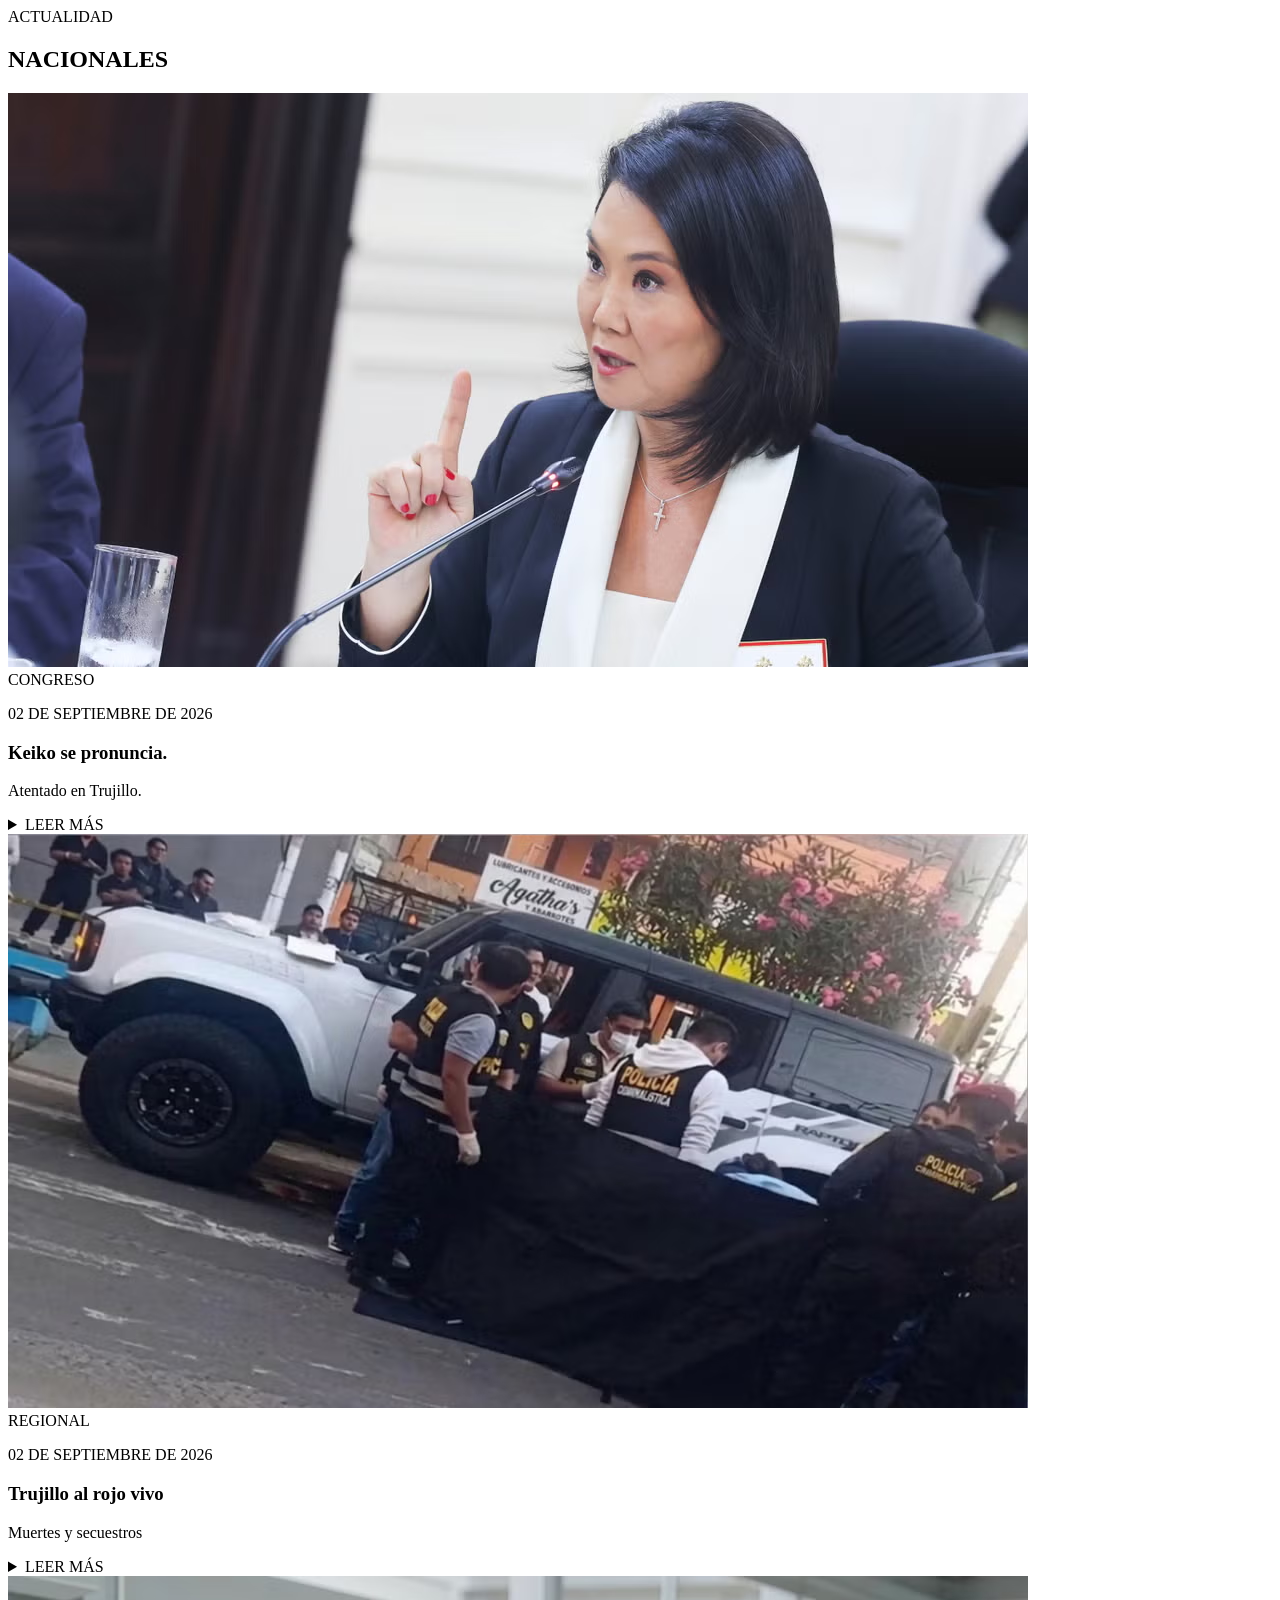
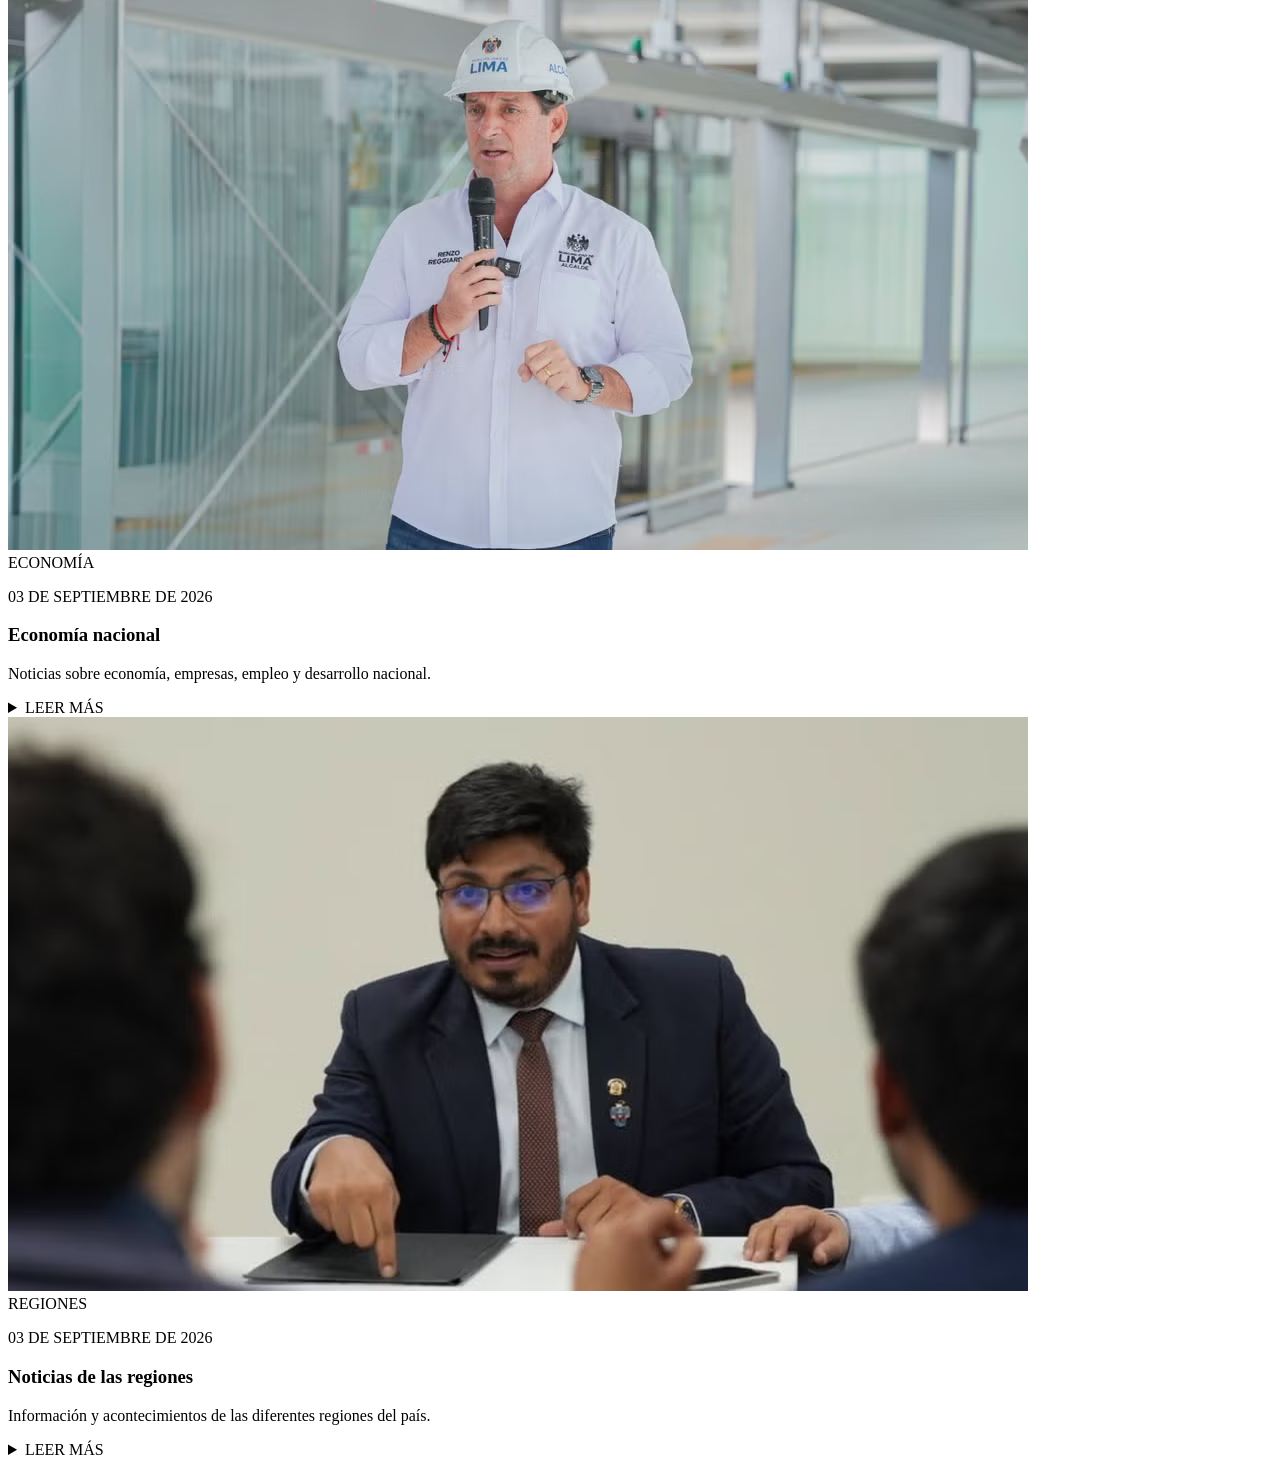
<file: nacionales.html>
<!DOCTYPE html>
<html lang="es">

<head>
    <meta charset="UTF-8">
    <title>Nacionales - Noticias Perú</title>
</head>

<body>

<div id="contenido">

<section class="seccion pagina-noticias">

    <div class="titulo-seccion">

        <span>ACTUALIDAD</span>

        <h2>NACIONALES</h2>

    </div>


    <div class="lista-noticias">


        <!-- NOTICIA 1 -->

        <article class="tarjeta-noticia">

            <img
                src="IMAGENES_INICIO/noticia_peru1.avif"
                alt="Actualidad del Perú"
            >

            <div class="contenido-tarjeta">

                <span class="etiqueta">
                    CONGRESO
                </span>

                <p class="fecha">
                    02 DE SEPTIEMBRE DE 2026
                </p>

                <h3>
                    Keiko se pronuncia.
                </h3>

                <p>
                    Atentado en Trujillo.
                </p>


                <details class="noticia-completa">

                    <summary>
                        LEER MÁS
                    </summary>

                    <div class="texto-completo">

                        <h4>
                            Sicarios en investigación
                        </h4>

                        <p>
                            La presidenta Keiko Fujimori indicó que existen 
                            documentos firmados respecto de la participación 
                            de los detenidos por el secuestro del empresario 
                            minero en Trujillo, que terminó con cuatro personas 
                            muertas. Asimismo, precisó que la investigación aún está en curso.
                        </p>

                        <p>
                            Keiko Fujimori, presidenta de la República, negó este 
                            miércoles haber sido malinformada sobre la participación 
                            de los cinco presuntos delincuentes detenidos en Trujillo 
                            en el secuestro del empresario minero, que terminó el asesinato 
                            de cuatro personas el último domingo.
                        </p>

                        <p>
                            Seguiremos informando...
                        </p>

                        <span class="fuente-noticia">
                            Fuente: Portal de Noticias Perú
                        </span>

                    </div>

                </details>

            </div>

        </article>


        <!-- NOTICIA 2 -->

        <article class="tarjeta-noticia">

            <img
                src="IMAGENES_INICIO/actualidad nacional0.avif"
                alt="Política nacional"
            >

            <div class="contenido-tarjeta">

                <span class="etiqueta">
                    REGIONAL
                </span>

                <p class="fecha">
                    02 DE SEPTIEMBRE DE 2026
                </p>

                <h3>
                    Trujillo al rojo vivo
                </h3>

                <p>
                    Muertes y secuestros
                </p>

                <details class="noticia-completa">

                    <summary>
                        LEER MÁS
                    </summary>

                    <div class="texto-completo">

                        <h4>
                            Empresario secuestrado.
                        </h4>

                        <p>
                            De acuerdo con información policial, el empresario 
                            está vinculado al sector minero y fue interceptado 
                            por delincuentes la madrugada del domingo cuando iba 
                            con amigos en una camioneta tras salir de una discoteca.
                        </p>

                        <p>
                            El crimen ocurrió aproximadamente a las tres de 
                            la mañana y de acuerdo con testigos en la zona, 
                            las víctimas iban en una camioneta de color blanco, 
                            cuando fueron interceptados por sujetos que llevaban 
                            prendas similares a las de la Policía Nacional del Perú. 
                        </p>

                        <p>
                            Seguiremos informando...
                        </p>

                        <span class="fuente-noticia">
                            Fuente: Portal de Noticias Perú
                        </span>

                    </div>

                </details>

            </div>

        </article>


        <!-- NOTICIA 3 -->

        <article class="tarjeta-noticia">

            <img
                src="IMAGENES_INICIO/actualidad_nacional1.avif"
                alt="Economía nacional"
            >

            <div class="contenido-tarjeta">

                <span class="etiqueta">
                    ECONOMÍA
                </span>

                <p class="fecha">
                    03 DE SEPTIEMBRE DE 2026
                </p>

                <h3>
                    Economía nacional
                </h3>

                <p>
                    Noticias sobre economía, empresas,
                    empleo y desarrollo nacional.
                </p>

                <details class="noticia-completa">

                    <summary>
                        LEER MÁS
                    </summary>

                    <div class="texto-completo">

                        <h4>
                            Economía nacional
                        </h4>

                        <p>
                            La economía es uno de los temas de mayor
                            importancia para las familias y empresas
                            del país.
                        </p>

                        <p>
                            Esta sección presenta información relacionada
                            con empleo, empresas, inversión, producción
                            y desarrollo económico.
                        </p>

                        <p>
                            Los datos económicos deben ser acompañados
                            siempre de fuentes oficiales y verificables.
                        </p>

                        <span class="fuente-noticia">
                            Fuente: Portal de Noticias Perú
                        </span>

                    </div>

                </details>

            </div>

        </article>


        <!-- NOTICIA 4 -->

        <article class="tarjeta-noticia">

            <img
                src="IMAGENES_INICIO/actualidad_nacional2.avif"
                alt="Noticias de las regiones"
            >

            <div class="contenido-tarjeta">

                <span class="etiqueta">
                    REGIONES
                </span>

                <p class="fecha">
                    03 DE SEPTIEMBRE DE 2026
                </p>

                <h3>
                    Noticias de las regiones
                </h3>

                <p>
                    Información y acontecimientos de las
                    diferentes regiones del país.
                </p>

                <details class="noticia-completa">

                    <summary>
                        LEER MÁS
                    </summary>

                    <div class="texto-completo">

                        <h4>
                            Noticias de las regiones
                        </h4>

                        <p>
                            Las diferentes regiones del Perú cuentan con
                            acontecimientos importantes relacionados con
                            sus comunidades y autoridades.
                        </p>

                        <p>
                            Aquí puedes publicar noticias de Lima,
                            Arequipa, Cusco, Trujillo, Piura y otras
                            ciudades del país.
                        </p>

                        <p>
                            Esta sección busca acercar la información
                            regional a todos los lectores.
                        </p>

                        <span class="fuente-noticia">
                            Fuente: Portal de Noticias Perú
                        </span>

                    </div>

                </details>

            </div>

        </article>


    </div>

</section>

</div>

</body>
</html>
</file>
<file: ESTILOS/estilos.css>
/* =========================================================
   PORTAL DE NOTICIAS
   ESTILOS GENERALES
   ========================================================= */


/* =========================================================
   COLORES
   ========================================================= */

:root {

    --azul-oscuro: #0A1931;

    --azul-claro: #B3CFE5;

    --azul-medio: #4A7FA7;

    --azul-profundo: #1A3D63;

    --blanco: #F6FAFD;

    --gris: #5f6b78;

    --blanco-puro: #ffffff;

}


/* =========================================================
   CONFIGURACIÓN GENERAL
   ========================================================= */

* {

    margin: 0;

    padding: 0;

    box-sizing: border-box;

}


html {

    scroll-behavior: smooth;

}


body {

    background-color: var(--blanco);

    color: var(--azul-oscuro);

    font-family: Arial, Helvetica, sans-serif;

    line-height: 1.6;

}


/* =========================================================
   CABECERA
   ========================================================= */

header {

    background-color: var(--azul-oscuro);

    color: white;

}


/* Parte superior */

.cabecera {

    max-width: 1200px;

    margin: auto;

    padding: 35px 25px;

    text-align: center;

}


.cabecera h1 {

    font-size: 42px;

    letter-spacing: 4px;

    font-weight: 800;

}


.cabecera p {

    color: var(--azul-claro);

    margin-top: 5px;

    font-size: 15px;

}


/* =========================================================
   MENÚ
   ========================================================= */

nav {

    display: flex;

    justify-content: center;

    align-items: center;

    flex-wrap: wrap;

    background-color: var(--azul-profundo);

}


nav a {

    position: relative;

    display: block;

    padding: 18px 25px;

    color: white;

    text-decoration: none;

    font-size: 14px;

    font-weight: bold;

    letter-spacing: 1px;

    transition: all 0.3s ease;

}


/* Línea inferior */

nav a::after {

    content: "";

    position: absolute;

    left: 50%;

    bottom: 8px;

    width: 0;

    height: 3px;

    background-color: var(--azul-claro);

    transform: translateX(-50%);

    transition: width 0.3s ease;

}


/* Animación */

nav a:hover {

    background-color: var(--azul-medio);

    transform: translateY(-3px);

}


nav a:hover::after {

    width: 60%;

}


/* =========================================================
   CONTENIDO PRINCIPAL
   ========================================================= */

main {

    max-width: 1200px;

    margin: auto;

    padding: 40px 25px 70px;

}


#contenido {

    animation: aparecer 0.5s ease;

}


@keyframes aparecer {

    from {

        opacity: 0;

        transform: translateY(15px);

    }

    to {

        opacity: 1;

        transform: translateY(0);

    }

}


/* =========================================================
   SLIDER
   ========================================================= */

.slider {

    position: relative;

    width: 100%;

    height: 480px;

    overflow: hidden;

    border-radius: 10px;

    background-color: var(--azul-oscuro);

    margin-bottom: 55px;

}


.slide {

    position: absolute;

    inset: 0;

    width: 100%;

    height: 100%;

    opacity: 0;

    animation: slider 15s infinite;

}


.slide:nth-child(1) {

    animation-delay: 0s;

}


.slide:nth-child(2) {

    animation-delay: 5s;

}


.slide:nth-child(3) {

    animation-delay: 10s;

}


.slide img {

    width: 100%;

    height: 100%;

    object-fit: cover;

}


.slide-contenido {

    position: absolute;

    left: 0;

    bottom: 0;

    width: 100%;

    padding: 100px 45px 35px;

    background: linear-gradient(
        transparent,
        rgba(10, 25, 49, 0.95)
    );

    color: white;

}


.slide-contenido h2 {

    max-width: 750px;

    font-size: 34px;

    line-height: 1.2;

    margin: 10px 0;

}


.slide-contenido p {

    max-width: 700px;

    color: var(--azul-claro);

}


@keyframes slider {

    0% {

        opacity: 0;

    }

    5% {

        opacity: 1;

    }

    30% {

        opacity: 1;

    }

    35% {

        opacity: 0;

    }

    100% {

        opacity: 0;

    }

}


/* =========================================================
   SECCIONES
   ========================================================= */

.seccion {

    margin-bottom: 65px;

}


.titulo-seccion {

    border-bottom: 2px solid var(--azul-claro);

    margin-bottom: 30px;

    padding-bottom: 12px;

}


.titulo-seccion span {

    color: var(--azul-medio);

    font-size: 12px;

    font-weight: bold;

    letter-spacing: 2px;

}


.titulo-seccion h2 {

    color: var(--azul-oscuro);

    font-size: 30px;

    margin-top: 2px;

}


/* =========================================================
   ETIQUETAS
   ========================================================= */

.etiqueta {

    display: inline-block;

    background-color: var(--azul-medio);

    color: white;

    padding: 5px 11px;

    border-radius: 3px;

    font-size: 11px;

    font-weight: bold;

    letter-spacing: 0.5px;

}


/* =========================================================
   LISTA DE NOTICIAS
   ========================================================= */

.lista-noticias {

    display: grid;

    grid-template-columns: repeat(3, 1fr);

    gap: 25px;

}


/* =========================================================
   TARJETAS
   ========================================================= */

.tarjeta-noticia {

    background-color: white;

    border: 1px solid var(--azul-claro);

    border-radius: 8px;

    overflow: hidden;

    transition: all 0.3s ease;

}


.tarjeta-noticia:hover {

    transform: translateY(-8px);

    box-shadow: 0 15px 30px rgba(10, 25, 49, 0.15);

    border-color: var(--azul-medio);

}


.tarjeta-noticia > img {

    width: 100%;

    height: 210px;

    object-fit: cover;

    display: block;

    transition: transform 0.5s ease;

}


.tarjeta-noticia:hover > img {

    transform: scale(1.05);

}


.contenido-tarjeta {

    padding: 22px;

}


.fecha {

    color: var(--gris);

    font-size: 11px;

    margin: 12px 0 8px;

    font-weight: bold;

}


.contenido-tarjeta h3 {

    color: var(--azul-profundo);

    font-size: 21px;

    line-height: 1.3;

    margin-bottom: 10px;

}


.contenido-tarjeta p {

    color: #4d5660;

    font-size: 14px;

}


/* =========================================================
   BOTONES
   ========================================================= */

.boton {

    display: inline-block;

    margin-top: 18px;

    padding: 10px 17px;

    background-color: var(--azul-profundo);

    color: white;

    text-decoration: none;

    font-size: 12px;

    font-weight: bold;

    border-radius: 4px;

    transition: all 0.3s ease;

}


.boton:hover {

    background-color: var(--azul-medio);

    transform: translateX(5px);

}


/* =========================================================
   ACTUALIDAD NACIONAL
   ========================================================= */

.actualidad {

    display: grid;

    grid-template-columns: 1.6fr 1fr;

    gap: 25px;

}


/* Noticia grande */

.noticia-grande {

    position: relative;

    min-height: 470px;

    overflow: hidden;

    border-radius: 8px;

    background-color: var(--azul-oscuro);

}


.noticia-grande img {

    width: 100%;

    height: 470px;

    object-fit: cover;

    display: block;

    transition: transform 0.5s ease;

}


.noticia-grande:hover img {

    transform: scale(1.05);

}


.noticia-grande-texto {

    position: absolute;

    bottom: 0;

    left: 0;

    width: 100%;

    padding: 100px 30px 30px;

    background: linear-gradient(
        transparent,
        rgba(10, 25, 49, 0.95)
    );

    color: white;

}


.noticia-grande-texto h3 {

    font-size: 28px;

    line-height: 1.2;

    margin: 10px 0;

}


.noticia-grande-texto p {

    color: var(--azul-claro);

}


/* =========================================================
   NOTICIAS LATERALES
   ========================================================= */

.noticias-laterales {

    display: flex;

    flex-direction: column;

    gap: 25px;

}


.noticia-horizontal {

    display: grid;

    grid-template-columns: 150px 1fr;

    gap: 18px;

    background-color: white;

    border: 1px solid var(--azul-claro);

    border-radius: 8px;

    overflow: hidden;

    transition: all 0.3s ease;

}


.noticia-horizontal:hover {

    transform: translateX(6px);

    box-shadow: 0 8px 20px rgba(10, 25, 49, 0.12);

}


.noticia-horizontal img {

    width: 150px;

    height: 180px;

    object-fit: cover;

}


.noticia-horizontal > div {

    padding: 18px 15px 15px 0;

}


.noticia-horizontal h3 {

    color: var(--azul-profundo);

    font-size: 18px;

    line-height: 1.3;

    margin: 8px 0;

}


.noticia-horizontal p {

    color: var(--gris);

    font-size: 13px;

}


/* =========================================================
   FOOTER
   ========================================================= */

footer {

    background-color: var(--azul-oscuro);

    color: white;

}


.footer-contenido {

    max-width: 1200px;

    margin: auto;

    padding: 45px 25px;

    display: grid;

    grid-template-columns: 2fr 1fr 1fr;

    gap: 50px;

}


.footer-contenido h2 {

    font-size: 22px;

    letter-spacing: 2px;

}


.footer-contenido h3 {

    font-size: 14px;

    color: var(--azul-claro);

    letter-spacing: 1px;

    margin-bottom: 12px;

}


.footer-contenido p {

    color: var(--azul-claro);

    font-size: 13px;

    margin: 4px 0;

}


.footer-final {

    border-top: 1px solid var(--azul-profundo);

    text-align: center;

    padding: 20px;

}


.footer-final p {

    color: var(--azul-claro);

    font-size: 12px;

}


/* =========================================================
   ERROR
   ========================================================= */

.error {

    text-align: center;

    padding: 100px 20px;

}


.error h2 {

    color: var(--azul-oscuro);

    margin-bottom: 15px;

}


/* =========================================================
   TABLETS
   ========================================================= */

@media (max-width: 900px) {

    .cabecera h1 {

        font-size: 34px;

    }


    .lista-noticias {

        grid-template-columns: repeat(2, 1fr);

    }


    .actualidad {

        grid-template-columns: 1fr;

    }


    .footer-contenido {

        grid-template-columns: 1fr 1fr;

    }

}


/* =========================================================
   CELULARES
   ========================================================= */

@media (max-width: 600px) {

    .cabecera {

        padding: 25px 15px;

    }


    .cabecera h1 {

        font-size: 25px;

        letter-spacing: 2px;

    }


    nav {

        flex-direction: column;

    }


    nav a {

        width: 100%;

        text-align: center;

        padding: 14px;

    }


    main {

        padding: 25px 15px 50px;

    }


    .slider {

        height: 350px;

    }


    .slide-contenido {

        padding: 80px 20px 25px;

    }


    .slide-contenido h2 {

        font-size: 24px;

    }


    .lista-noticias {

        grid-template-columns: 1fr;

    }


    .actualidad {

        grid-template-columns: 1fr;

    }


    .noticia-grande {

        min-height: 350px;

    }


    .noticia-grande img {

        height: 350px;

    }


    .noticia-grande-texto h3 {

        font-size: 23px;

    }


    .noticia-horizontal {

        grid-template-columns: 110px 1fr;

    }


    .noticia-horizontal img {

        width: 110px;

        height: 160px;

    }


    .footer-contenido {

        grid-template-columns: 1fr;

        gap: 30px;

    }

}
/* =========================================================
   NOTICIA COMPLETA - LEER MÁS
   ========================================================= */

.noticia-completa {
    margin-top: 18px;
}

.noticia-completa summary {
    display: inline-block;
    list-style: none;
    cursor: pointer;
    padding: 10px 17px;
    background-color: var(--azul-profundo);
    color: white;
    text-decoration: none;
    font-size: 12px;
    font-weight: bold;
    border-radius: 4px;
    transition: all 0.3s ease;
}

.noticia-completa summary::-webkit-details-marker {
    display: none;
}

.noticia-completa summary:hover {
    background-color: var(--azul-medio);
    transform: translateX(5px);
}

.noticia-completa[open] summary {
    background-color: var(--azul-medio);
}

.texto-completo {
    margin-top: 20px;
    padding: 22px;
    background-color: #eef5fa;
    border-left: 4px solid var(--azul-medio);
    border-radius: 6px;
    animation: aparecer 0.4s ease;
}

.texto-completo h4 {
    color: var(--azul-profundo);
    font-size: 18px;
    margin-bottom: 12px;
}

.texto-completo p {
    color: #3f4b57;
    font-size: 14px;
    line-height: 1.8;
    margin-bottom: 12px;
}

.fuente-noticia {
    display: block;
    margin-top: 18px;
    padding-top: 12px;
    border-top: 1px solid var(--azul-claro);
    color: var(--gris);
    font-size: 11px;
    font-style: italic;
}

/* Encabezado de las páginas internas */

.pagina-noticias {
    margin-bottom: 65px;
}

.pagina-noticias .titulo-seccion {
    margin-bottom: 30px;
}

/* En celulares */

@media (max-width: 600px) {

    .texto-completo {
        padding: 17px;
    }

    .texto-completo p {
        font-size: 13px;
    }

}
/* =========================================================
   CONTACTO
   ========================================================= */

.contacto-seccion {
    padding: 10px 0 70px;
}

.contacto-intro {
    max-width: 700px;
    margin: -10px auto 40px;
    text-align: center;
    color: var(--gris);
    font-size: 15px;
    line-height: 1.8;
}


/* CONTENEDOR PRINCIPAL */

.contacto-contenedor {
    max-width: 1050px;
    margin: auto;

    display: grid;
    grid-template-columns: 0.9fr 1.1fr;

    background-color: var(--blanco);

    border-radius: 10px;

    overflow: hidden;

    box-shadow: 0 10px 35px rgba(0, 0, 0, 0.10);
}


/* INFORMACIÓN */

.contacto-info {
    background-color: var(--azul-profundo);

    padding: 45px 40px;

    color: white;
}

.contacto-info h3 {
    font-size: 28px;

    margin-bottom: 15px;
}

.contacto-info > p {
    color: #dce7f0;

    font-size: 14px;

    line-height: 1.8;

    margin-bottom: 35px;
}


/* DATOS */

.dato-contacto {
    display: flex;

    align-items: center;

    gap: 15px;

    margin-bottom: 25px;
}


.icono-contacto {
    width: 45px;
    height: 45px;

    min-width: 45px;

    display: flex;

    align-items: center;
    justify-content: center;

    background-color: var(--azul-medio);

    border-radius: 50%;

    font-size: 20px;
}


.dato-contacto span {
    display: block;

    color: #aebdcc;

    font-size: 10px;

    font-weight: bold;

    letter-spacing: 0.5px;

    margin-bottom: 4px;
}


.dato-contacto strong {
    display: block;

    color: white;

    font-size: 13px;
}


/* MENSAJE */

.contacto-mensaje {
    margin-top: 35px;

    padding: 20px;

    background-color: rgba(255, 255, 255, 0.08);

    border-left: 3px solid var(--azul-claro);

    border-radius: 5px;
}

.contacto-mensaje strong {
    font-size: 13px;
}

.contacto-mensaje p {
    margin-top: 8px;

    margin-bottom: 0;

    color: #dce7f0;

    font-size: 12px;

    line-height: 1.7;
}


/* FORMULARIO */

.contacto-formulario {
    padding: 45px 45px;
}

.contacto-formulario h3 {
    color: var(--azul-oscuro);

    font-size: 26px;

    margin-bottom: 5px;
}

.formulario-descripcion {
    color: var(--gris);

    font-size: 13px;

    margin-bottom: 30px;
}


/* CAMPOS */

.campo {
    margin-bottom: 20px;
}

.campo label {
    display: block;

    margin-bottom: 7px;

    color: var(--azul-oscuro);

    font-size: 12px;

    font-weight: bold;
}


.campo input,
.campo textarea {
    width: 100%;

    box-sizing: border-box;

    padding: 13px 15px;

    border: 1px solid #d7e0e8;

    border-radius: 5px;

    background-color: #fafcfe;

    color: var(--azul-oscuro);

    font-family: inherit;

    font-size: 13px;

    outline: none;

    transition: all 0.25s ease;
}


.campo textarea {
    resize: vertical;

    min-height: 130px;
}


/* EFECTO AL ESCRIBIR */

.campo input:focus,
.campo textarea:focus {
    border-color: var(--azul-medio);

    background-color: white;

    box-shadow: 0 0 0 3px rgba(45, 111, 159, 0.10);
}


.campo input::placeholder,
.campo textarea::placeholder {
    color: #aab5bf;
}


/* BOTÓN */

.boton-contacto {
    width: 100%;

    border: none;

    cursor: pointer;

    margin-top: 5px;

    font-family: inherit;

    transition: all 0.3s ease;
}


.boton-contacto:hover {
    transform: translateY(-2px);

    box-shadow: 0 7px 18px rgba(13, 44, 75, 0.20);
}


/* =========================================================
   CONTACTO - CELULAR
   ========================================================= */

@media (max-width: 750px) {

    .contacto-contenedor {
        grid-template-columns: 1fr;

        margin: 0 15px;
    }


    .contacto-info {
        padding: 35px 25px;
    }


    .contacto-formulario {
        padding: 35px 25px;
    }


    .contacto-info h3 {
        font-size: 24px;
    }


    .contacto-formulario h3 {
        font-size: 23px;
    }

}


@media (max-width: 480px) {

    .contacto-contenedor {
        margin: 0 10px;
    }


    .contacto-info,
    .contacto-formulario {
        padding: 30px 20px;
    }


    .dato-contacto strong {
        font-size: 12px;
    }

}
/* =========================================================
   CORRECCIÓN DE TARJETAS AL ABRIR "LEER MÁS"
   ========================================================= */

.lista-noticias {
    display: grid;
    grid-template-columns: repeat(3, 1fr);
    gap: 30px;
    align-items: start;
}

.tarjeta-noticia {
    align-self: start;
    height: auto;
}

.tarjeta-noticia .contenido-tarjeta {
    height: auto;
}


/* La noticia abierta crece solamente en su propia tarjeta */

.noticia-completa {
    display: block;
    width: 100%;
    height: auto;
}

.noticia-completa[open] {
    height: auto;
}


/* Evita que el contenido de una noticia
   afecte visualmente a las otras */

.tarjeta-noticia {
    min-height: 0;
}
</file>
